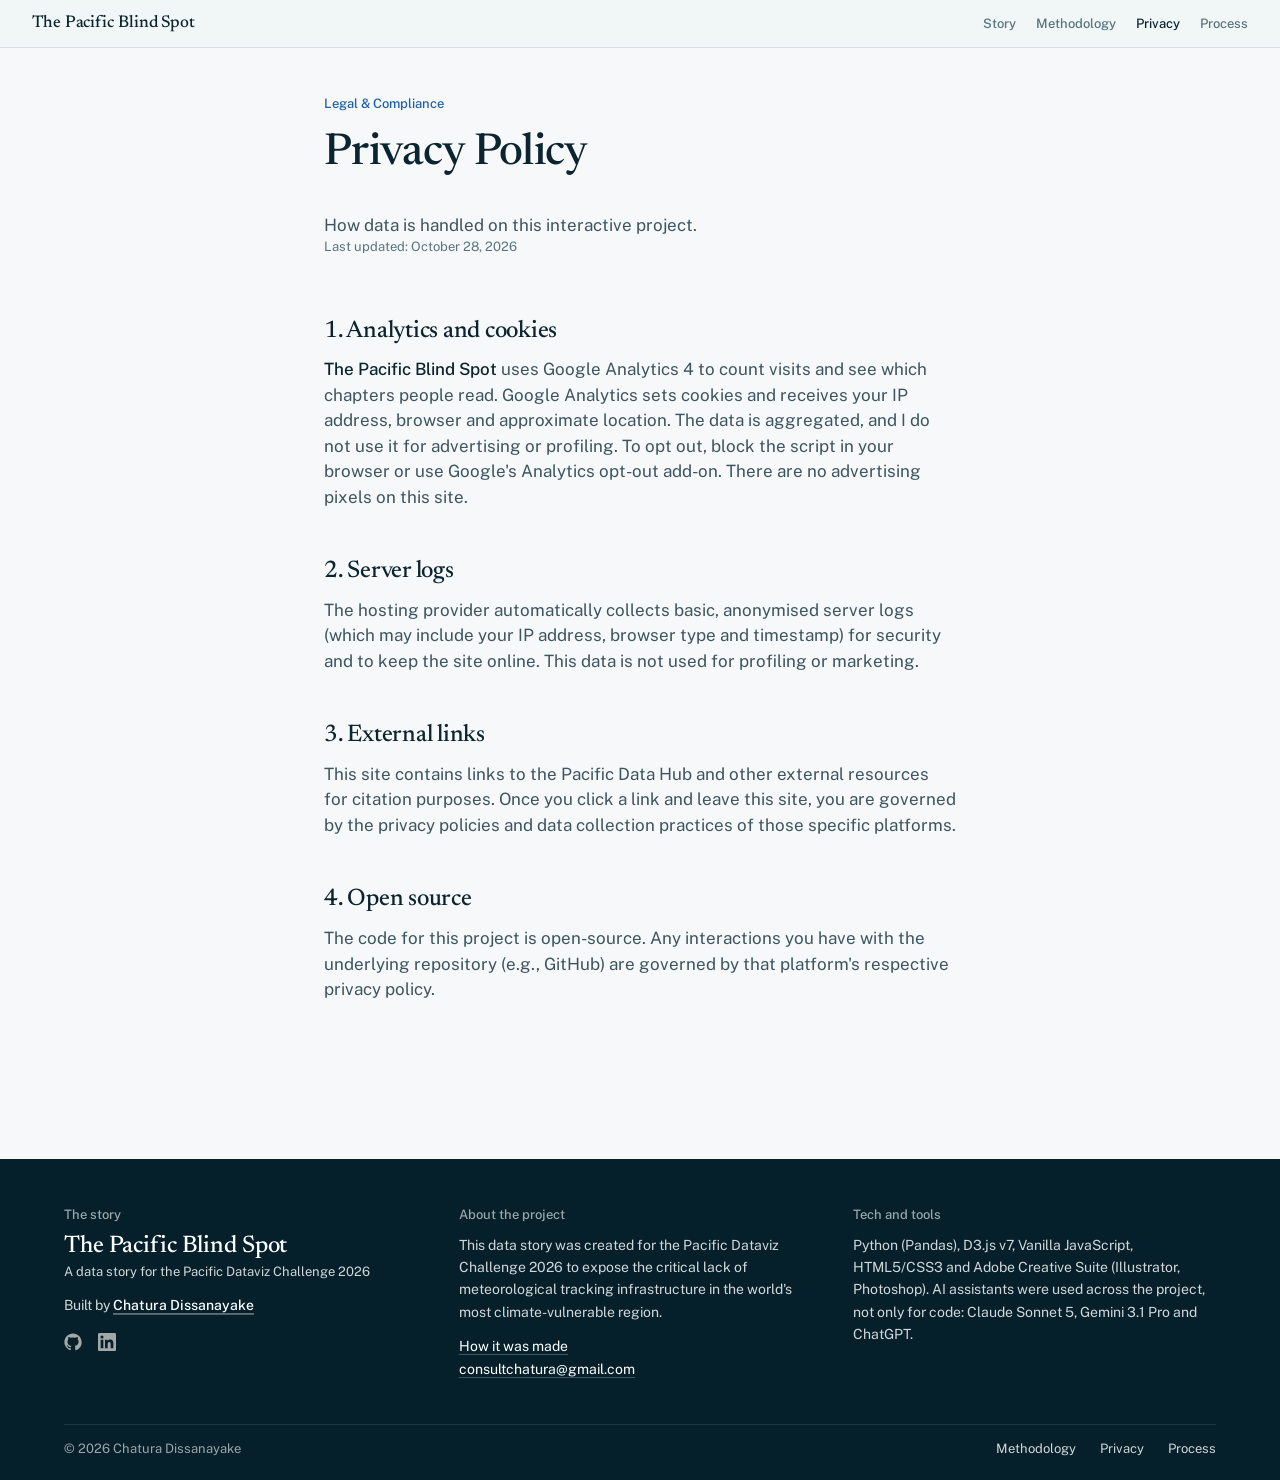
<file: privacy.html>
<!DOCTYPE html>
<html lang="en">
<head>
<meta charset="UTF-8">
<meta name="viewport" content="width=device-width, initial-scale=1.0">
<meta name="description" content="Privacy Policy for The Pacific Blind Spot data visualization project.">
<title>Privacy Policy | The Pacific Blind Spot</title>
<link rel="apple-touch-icon" sizes="180x180" href="assets/favicons/apple-touch-icon.png">
<link rel="icon" type="image/png" sizes="32x32" href="assets/favicons/favicon-32x32.png">
<link rel="icon" type="image/png" sizes="16x16" href="assets/favicons/favicon-16x16.png">
<link rel="manifest" href="assets/favicons/site.webmanifest">
<link rel="mask-icon" href="assets/favicons/safari-pinned-tab.svg" color="#12796f">
<meta name="msapplication-TileColor" content="#06181d">
<meta name="theme-color" content="#06181d">
<link rel="preconnect" href="https://fonts.googleapis.com">
<link rel="preconnect" href="https://fonts.gstatic.com" crossorigin>
<link href="https://fonts.googleapis.com/css2?family=Newsreader:opsz,wght@6..72,500;6..72,600;6..72,700&family=Public+Sans:wght@400;500;600;700&display=swap" rel="stylesheet">
<link rel="stylesheet" href="css/main.css">
<link rel="stylesheet" href="css/layout.css">
<link rel="stylesheet" href="css/components.css">
<script async src="https://www.googletagmanager.com/gtag/js?id=G-HYEY68DYMY"></script>
<script>
  window.dataLayer = window.dataLayer || [];
  function gtag(){dataLayer.push(arguments);}
  gtag('js', new Date());

  gtag('config', 'G-HYEY68DYMY');
</script>
</head>
<body>
<div id="mobile-roadblock">
    <div class="roadblock-content">
        <svg width="48" height="48" viewBox="0 0 24 24" fill="none" stroke="var(--accent-coral)" stroke-width="1.5" stroke-linecap="round" stroke-linejoin="round" style="margin-bottom: 1.5rem;"><rect x="2" y="3" width="20" height="14" rx="2" ry="2"></rect><line x1="8" y1="21" x2="16" y2="21"></line><line x1="12" y1="17" x2="12" y2="21"></line></svg>
        <h2>Desktop Experience Only</h2>
        <p><strong>The Pacific Blind Spot</strong> relies on interactive data visualisations that require a larger screen to explore properly.</p>
        <p>Please return to this story on a desktop or laptop computer.</p>
    </div>
</div>
<a class="skip-link" href="#policy-content">Skip to content</a>

<nav class="editorial-nav" aria-label="Main">
    <a href="index.html" class="nav-brand"><span class="brand-name">The Pacific Blind Spot</span></a>
    <button class="mobile-menu-toggle" aria-label="Toggle menu"><svg width="24" height="24" viewBox="0 0 24 24" fill="none" stroke="currentColor" stroke-width="2" stroke-linecap="round"><line class="hbg-line hbg-top" x1="3" y1="6" x2="21" y2="6"></line><line class="hbg-line hbg-mid" x1="3" y1="12" x2="21" y2="12"></line><line class="hbg-line hbg-bottom" x1="3" y1="18" x2="21" y2="18"></line></svg></button>
    <div class="nav-links">
        <a href="index.html#overview" class="nav-link-secondary">Story</a>
        
        <a href="methodology.html" class="nav-link-secondary">Methodology</a>
        <a href="privacy.html" class="nav-link-secondary" aria-current="page">Privacy</a>
        <a href="https://github.com/chaturadissanayake/theunfairclimateprice" target="_blank" rel="noopener" class="nav-link-secondary">Process</a>
    </div>
</nav>

<main class="immersive-canvas doc-page" id="main-content">

    <header class="report-header" id="policy-content">
        <span class="report-eyebrow">Legal & Compliance</span>
        <h1 class="report-main-title">Privacy Policy</h1>
        <p class="report-standfirst">How data is handled on this interactive project.</p>
        <div class="meta-data-line">
            <span>Last updated: October 28, 2026</span>
        </div>
    </header>

    <section class="article-section">
        <div class="article-copy">
            <h2 class="editorial-subhead">1. Analytics and cookies</h2>
            <p><strong>The Pacific Blind Spot</strong> uses Google Analytics 4 to count visits and see which chapters people read. Google Analytics sets cookies and receives your IP address, browser and approximate location. The data is aggregated, and I do not use it for advertising or profiling. To opt out, block the script in your browser or use Google's Analytics opt-out add-on. There are no advertising pixels on this site.</p>

            <h2 class="editorial-subhead">2. Server logs</h2>
            <p>The hosting provider automatically collects basic, anonymised server logs (which may include your IP address, browser type and timestamp) for security and to keep the site online. This data is not used for profiling or marketing.</p>

            <h2 class="editorial-subhead">3. External links</h2>
            <p>This site contains links to the Pacific Data Hub and other external resources for citation purposes. Once you click a link and leave this site, you are governed by the privacy policies and data collection practices of those specific platforms.</p>

            <h2 class="editorial-subhead">4. Open source</h2>
            <p>The code for this project is open-source. Any interactions you have with the underlying repository (e.g., GitHub) are governed by that platform's respective privacy policy.</p>
        </div>
    </section>

    <footer class="terminal-footer">
        <svg class="footer-contours" viewBox="0 0 1440 420" preserveAspectRatio="none" aria-hidden="true">
            <g class="contour-set" id="footer-contours"></g>
        </svg>
        <div class="footer-main-grid footer-grid--3col">
            <div class="footer-col brand-col">
                <h4 class="footer-heading">The story</h4>
                <span class="footer-logo">The Pacific Blind Spot</span>
                <span class="footer-sublogo">A data story for the Pacific Dataviz Challenge 2026</span>
                <p class="footer-text">Built by <a href="https://chaturadissanayake.com" target="_blank" rel="noopener" class="footer-creator-link">Chatura Dissanayake</a></p>
                <div class="footer-social"><a href="https://github.com/chaturadissanayake" target="_blank" rel="noopener" aria-label="GitHub" class="social-icon">
                    <svg viewBox="0 0 24 24" width="18" height="18" fill="currentColor">
                        <path d="M12 .5C5.73.5.5 5.73.5 12c0 5.08 3.29 9.39 7.86 10.91.57.1.79-.25.79-.55 0-.27-.01-1.16-.02-2.11-3.2.7-3.88-1.36-3.88-1.36-.52-1.34-1.28-1.7-1.28-1.7-1.05-.72.08-.7.08-.7 1.16.08 1.77 1.19 1.77 1.19 1.03 1.77 2.7 1.26 3.36.96.1-.75.4-1.26.73-1.55-2.55-.29-5.24-1.28-5.24-5.68 0-1.26.45-2.28 1.19-3.09-.12-.29-.52-1.46.11-3.04 0 0 .97-.31 3.18 1.18a11.1 11.1 0 0 1 5.79 0c2.2-1.49 3.17-1.18 3.17-1.18.64 1.58.24 2.75.12 3.04.74.81 1.18 1.83 1.18 3.09 0 4.41-2.69 5.38-5.25 5.67.41.36.78 1.06.78 2.14 0 1.54-.01 2.79-.01 3.17 0 .3.21.66.8.55A10.52 10.52 0 0 0 23.5 12C23.5 5.73 18.27.5 12 .5z"/>
                    </svg>
                </a>
                <a href="https://www.linkedin.com/in/chaturadissanayake" target="_blank" rel="noopener" aria-label="LinkedIn" class="social-icon">
                    <svg viewBox="0 0 24 24" width="18" height="18" fill="currentColor">
                        <path d="M20.447 20.452h-3.554v-5.569c0-1.328-.027-3.037-1.852-3.037-1.853 0-2.136 1.445-2.136 2.939v5.667H9.351V9h3.414v1.561h.046c.477-.9 1.637-1.85 3.37-1.85 3.601 0 4.267 2.37 4.267 5.455v6.286zM5.337 7.433a2.062 2.062 0 0 1-2.063-2.065 2.064 2.064 0 1 1 2.063 2.065zM7.119 20.452H3.554V9h3.565v11.452zM22.225 0H1.771C.792 0 0 .774 0 1.729v20.542C0 23.227.792 24 1.771 24h20.451C23.2 24 24 23.227 24 22.271V1.729C24 .774 23.2 0 22.222 0h.003z"/>
                    </svg>
                </a></div>
            </div>
            <div class="footer-col">
                <h4 class="footer-heading">About the project</h4>
                <p class="footer-text">This data story was created for the Pacific Dataviz Challenge 2026 to expose the critical lack of meteorological tracking infrastructure in the world's most climate-vulnerable region.</p>
                <p class="footer-text"><a class="footer-link" href="https://github.com/chaturadissanayake/theunfairclimateprice" target="_blank" rel="noopener">How it was made</a><br><a class="footer-link" href="mailto:consultchatura@gmail.com">consultchatura@gmail.com</a></p>
            </div>
            <div class="footer-col">
                <h4 class="footer-heading">Tech and tools</h4>
                <p class="footer-text">Python (Pandas), D3.js v7, Vanilla JavaScript, HTML5/CSS3 and Adobe Creative Suite (Illustrator, Photoshop). AI assistants were used across the project, not only for code: Claude Sonnet 5, Gemini 3.1 Pro and ChatGPT.</p>
            </div>
        </div>
        <div class="footer-bottom-bar">
            <span>&copy; 2026 Chatura Dissanayake</span>
            <nav class="footer-links" aria-label="Footer"><a href="methodology.html">Methodology</a><a href="privacy.html">Privacy</a><a href="https://github.com/chaturadissanayake/theunfairclimateprice" target="_blank" rel="noopener">Process</a></nav>
        </div>
    </footer>
</main>

<script defer src="js/utils.js"></script>

<script>
document.addEventListener('DOMContentLoaded', () => {
    const menuToggle = document.querySelector('.mobile-menu-toggle');
    const navLinks = document.querySelector('.nav-links');
    if (!menuToggle || !navLinks) return;
    menuToggle.setAttribute('aria-expanded', 'false');
    const closeMenu = ({ restoreFocus = false } = {}) => {
        navLinks.classList.remove('nav-open');
        document.body.style.overflow = '';
        menuToggle.setAttribute('aria-expanded', 'false');
        if (restoreFocus) menuToggle.focus();
    };
    menuToggle.addEventListener('click', () => {
        const isOpen = navLinks.classList.toggle('nav-open');
        document.body.style.overflow = isOpen ? 'hidden' : '';
        menuToggle.setAttribute('aria-expanded', String(isOpen));
        if (isOpen) {
            const firstLink = navLinks.querySelector('a');
            if (firstLink) firstLink.focus();
        }
    });
    navLinks.querySelectorAll('a').forEach((link) => {
        link.addEventListener('click', () => closeMenu());
    });
    document.addEventListener('keydown', (e) => {
        if (e.key === 'Escape' && navLinks.classList.contains('nav-open')) {
            closeMenu({ restoreFocus: true });
        }
    });
});
</script>
</body>
</html>
</file>
<file: css/main.css>
:root {
    --bg-paper: #F6F8F9;
    --bg-paper-soft: #E9EEF0;
    --bg-deep: #06202B;
    --bg-deep-soft: #0C3342;
    --ink: #0A2430;
    --ink-soft: #3C5560;
    --ink-faint: #587480;
    --paper: #FFFFFF;
    --paper-soft: rgba(255, 255, 255, 0.85);

    --accent-danger: #D62839;
    --accent-danger-soft: rgba(214, 40, 57, 0.1);
    --accent-ocean: #1F5FA8;
    --accent-ocean-soft: rgba(31, 95, 168, 0.1);
    --accent-ocean-dark: #164A84;
    --accent-ocean-wash: rgba(31, 95, 168, 0.05);
    --accent-warning: #8CC8EE;
    --accent-success: #8CC8EE;

    --accent-coral: var(--accent-danger);
    --accent-coral-soft: var(--accent-danger-soft);
    --accent-coral-light: #E8727D;
    --accent-coral-dark: #9E1B28;
    --accent-teal: var(--accent-ocean);
    --accent-teal-soft: var(--accent-ocean-soft);
    --accent-teal-dark: var(--accent-ocean-dark);
    --accent-gold: var(--accent-warning);
    --accent-gold-soft: rgba(140, 200, 238, 0.2);

    --line: #D3E0E4;
    --line-on-dark: rgba(255, 255, 255, 0.1);
    --font-display: 'Newsreader', Georgia, 'Times New Roman', serif;
    --font-sans: 'Public Sans', system-ui, sans-serif;
    --font-body: var(--font-sans);
    --font-mono: var(--font-sans);
    --ease-editorial: cubic-bezier(0.16, 1, 0.3, 1);
    --duration-fast: 0.15s;
    --duration-base: 0.25s;
    --duration-slow: 0.4s;
    --hover-lift: -2px;

    --space-0-5: 0.125rem;
    --space-1: 0.25rem;
    --space-1-5: 0.375rem;
    --space-2: 0.5rem;
    --space-2-5: 0.625rem;
    --space-3: 0.75rem;
    --space-3-5: 0.875rem;
    --space-4: 1rem;
    --space-5: 1.25rem;
    --space-6: 1.5rem;
    --space-7: 1.75rem;
    --space-8: 2rem;
    --space-9: 2.25rem;
    --space-10: 2.5rem;
    --space-12: 3rem;
    --space-14: 3.5rem;
    --space-16: 4rem;
    --space-20: 5rem;
    --space-24: 6rem;
    --space-28: 7rem;
    --space-32: 8rem;

    --text-2xs: 0.6875rem;
    --text-xs: 0.75rem;
    --text-sm: 0.8125rem;
    --text-base: 0.9375rem;
    --text-md: 1.0625rem;
    --text-lg: 1.25rem;
    --text-xl: 1.5rem;
    --text-2xl: 1.75rem;

    --text-sm-plus: var(--text-sm);
    --text-base-lg: var(--text-md);
    --text-md-lg: var(--text-md);

    --text-kicker: clamp(0.68rem, 0.62rem + 0.2vw, 0.78rem);
    --text-heading-sm: clamp(1.15rem, 1rem + 0.7vw, 1.4rem);
    --text-heading-md: clamp(1.5rem, 1.1rem + 1.2vw, 2.1rem);
    --text-heading-lg: clamp(1.75rem, 1.5rem + 1vw, 2.25rem);
    --text-heading-xl: clamp(2rem, 1.4rem + 2.2vw, 3.6rem);
    --text-heading-compact: 1.9rem;
    --text-dek: clamp(1.5rem, 1.1rem + 1.8vw, 2.5rem);
    --text-hero: clamp(1.7rem, 1.1rem + 4.5vw, 5.5rem);
    --text-display-md: 2.2rem;
    --text-display-lg: 3rem;
    --text-display-xl: 4.5rem;
    --text-display-giant: clamp(6rem, 3rem + 12vw, 20rem);

    --radius-sm: 4px;
    --radius-md: 8px;
    --shadow-soft: 0 4px 16px rgba(15, 23, 42, 0.06);
    --shadow-lifted: 0 12px 32px rgba(15, 23, 42, 0.12);
}
* {
    margin: 0;
    padding: 0;
    box-sizing: border-box;
}
html {
    scroll-behavior: smooth;
}
body {
    font-family: var(--font-sans);
    color: var(--ink);
    background-color: var(--bg-paper);
    -webkit-font-smoothing: antialiased;
    margin: 0;
    padding: 0;
}

main.immersive-canvas {
    width: 100%;
    overflow: visible;
}
h1, h2, h3 {
    font-family: var(--font-display);
    font-weight: 500;
    line-height: 1.15;
    letter-spacing: -0.01em;
}
p {
    font-variant-numeric: lining-nums;
}
a {
    color: inherit;
    text-decoration: none;
    transition: color 0.2s ease;
}
a:focus-visible,
button:focus-visible,
[tabindex]:focus-visible {
    outline: 2px solid var(--accent-coral);
    outline-offset: 3px;
    border-radius: 2px;
}
button {
    font-family: inherit;
}
.sr-only {
    position: absolute;
    width: 1px;
    height: 1px;
    padding: 0;
    margin: -1px;
    overflow: hidden;
    clip: rect(0, 0, 0, 0);
    white-space: nowrap;
    border: 0;
}
.skip-link {
    position: fixed;
    top: -100px;
    left: 1rem;
    z-index: 3000;
    background: var(--ink);
    color: var(--paper);
    padding: var(--space-3) var(--space-5);
    font-size: var(--text-sm-plus);
    font-weight: 500;
    border-radius: 2px;
    transition: top 0.2s var(--ease-editorial);
}
.skip-link:focus {
    top: 1rem;
    color: var(--paper);
}
[id] {
    scroll-margin-top: 100px;
}
.reveal {
    opacity: 0;
    transform: translateY(12px);
    transition: opacity 0.5s cubic-bezier(0.2, 0, 0, 1), transform 0.5s cubic-bezier(0.2, 0, 0, 1);
    will-change: opacity, transform;
}
.reveal.is-visible {
    opacity: 1;
    transform: translateY(0);
}
.hero-kicker {
    font-family: var(--font-mono);
    font-size: var(--text-kicker);
    font-weight: 500;
    letter-spacing: 0.18em;
    text-transform: uppercase;
    color: var(--accent-gold);
    margin-bottom: var(--space-7);
}
.hero-title {
    font-family: var(--font-display);
    font-size: var(--text-hero);
    font-weight: 500;
    color: var(--paper);
    line-height: 1.1;
    letter-spacing: -0.02em;
}
.hero-dek {
    font-family: var(--font-display);
    font-weight: 400;
    font-size: var(--text-dek);
    line-height: 1.4;
    color: var(--paper);
    max-width: 40rem;
}
@media (prefers-reduced-motion: reduce) {
    html {
        scroll-behavior: auto;
    }
    *,
    *::before,
    *::after {
        animation-duration: 0.001ms !important;
        animation-iteration-count: 1 !important;
        transition-duration: 0.001ms !important;
        scroll-behavior: auto !important;
    }
}
/* v2: fluid root size so laptops (1280-1440) are smaller than large monitors */
html { font-size: clamp(15.5px, 12.4px + 0.28125vw, 18px); }
body { padding-top: 48px; }
h1, h2, h3 { font-weight: 500; letter-spacing: -0.01em; line-height: 1.1; text-wrap: balance; font-optical-sizing: auto; }
.article-copy p { font-family: var(--font-sans); font-size: var(--text-md); line-height: 1.5; text-wrap: pretty; }
.report-standfirst { font-family: var(--font-display); }
/* text blocks no longer fade-and-slide; charts carry the motion */
.reveal { opacity: 1; transform: none; transition: none; will-change: auto; }
.progress-bar { background: var(--accent-warning); }
</file>
<file: css/layout.css>
.progress-container {
    position: fixed;
    top: 0;
    left: 0;
    width: 100%;
    height: 3px;
    background: transparent;
    z-index: 2000;
}
.progress-bar {
    height: 100%;
    background: var(--accent-coral);
    width: 0%;
    transition: width 0.1s ease-out;
}

.mobile-toast {
    display: none;
}

.editorial-nav {
    position: fixed;
    top: 0;
    width: 100%;
    height: 64px;
    display: flex;
    justify-content: space-between;
    align-items: center;
    padding: 0 var(--space-12);
    font-family: var(--font-sans);
    font-size: var(--text-sm);
    font-weight: 500;
    letter-spacing: 0.04em;
    z-index: 1000;
    background: #faf6eceb;
    backdrop-filter: blur(10px);
    border-bottom: 1px solid var(--line);
    box-shadow: 0 1px 0 rgba(15, 23, 42, 0);
    transform: translateY(-100%);
    opacity: 0;
    pointer-events: none;
    transition: transform 0.5s var(--ease-editorial), opacity 0.5s, box-shadow 0.3s ease;
    will-change: transform, opacity;
}
.editorial-nav.is-visible {
    transform: translateY(0);
    opacity: 1;
    pointer-events: auto;

    box-shadow: 0 8px 24px rgba(15, 23, 42, 0.06);
}
.nav-brand {
    font-family: var(--font-mono);
    text-transform: uppercase;
    letter-spacing: 0.06em;
    color: var(--ink);
    display: flex;
    align-items: center;
    gap: var(--space-2-5);
}
.nav-brand span {
    color: var(--accent-coral);
}
.brand-icon {
    width: 18px;
    height: 18px;
    object-fit: contain;
    border-radius: 2px;
}
.nav-links {
    display: flex;
    gap: var(--space-6);
    align-items: center;
    padding-right: 120px;
}
.nav-links a {
    padding: var(--space-1-5) 0;
    position: relative;
    transition: opacity 0.2s, color 0.2s;
}
.nav-links a:hover {
    opacity: 1;
    color: var(--accent-coral);
}
.nav-link-primary {
    font-weight: 600;
    color: var(--ink);
}
.nav-link-secondary {
    font-weight: 400;
    color: var(--ink-soft);
}
.nav-link-primary[aria-current="true"] {
    color: var(--accent-coral);
}
.nav-divider {
    width: 1px;
    height: 14px;
    background-color: var(--line);
    margin: 0 var(--space-2);
}
.global-lang-switch {
    position: fixed;
    top: 0;
    right: 3rem;
    height: 64px;
    z-index: 1001;
    display: flex;
    gap: var(--space-2-5);
    align-items: center;
    font-family: var(--font-sans);
    font-size: var(--text-sm);
    letter-spacing: 0.03em;
}
.lang-btn {
    display: flex;
    align-items: center;
    justify-content: center;
    width: 32px;
    height: 32px;
    border-radius: 50%;
    border: 1px solid #cdd8d4;
    color: var(--ink-soft);
    font-weight: 500;
    transition: all 0.2s ease;
}
.lang-btn.active {
    background-color: var(--ink);
    color: var(--paper);
    border-color: var(--ink);
    font-weight: 500;
}
.lang-btn:hover:not(.active) {
    border-color: var(--ink);
    color: var(--ink);
}
.global-lang-switch.in-nav-mode .lang-btn {
    border-color: #cdd8d4;
    color: var(--ink-soft);
}
.global-lang-switch.in-nav-mode .lang-btn.active {
    background-color: var(--ink);
    color: var(--paper);
    border-color: var(--ink);
}
.global-lang-switch.in-nav-mode .lang-btn:hover:not(.active) {
    border-color: var(--ink);
    color: var(--ink);
}
.scroll-runway {
    position: relative;
    width: 100%;
}
.hero-runway {
    height: 400vh;
    background: var(--bg-deep);
}
.sticky-frame {
    position: sticky;
    top: 0;
    width: 100%;
    height: 100vh;
    display: flex;
    align-items: center;
    justify-content: center;
    overflow: hidden;
}
.hero-radar {
    position: absolute;
    inset: 0;
    width: 100%;
    height: 100%;
    z-index: 1;
}

.hero-image-sequence {
    position: absolute;
    inset: 0;
    width: 100%;
    height: 100%;
    z-index: 0;
}
.hero-image-layer {
    position: absolute;
    inset: 0;
    width: 100%;
    height: 100%;
    border: none;
    border-radius: 0;
    min-height: 0;
    opacity: 0;
    transition: opacity 1.1s var(--ease-editorial);
}
.hero-image-layer img {
    width: 100%;
    height: 100%;
    object-fit: cover;
    opacity: 0.55;
}
.hero-image-layer::before {
    font-size: var(--text-xs);
    color: var(--ink-faint);
    background: repeating-linear-gradient(135deg, var(--bg-deep-soft), var(--bg-deep-soft) 10px, var(--bg-deep) 10px, var(--bg-deep) 20px);
}
.radar-field {
    position: absolute;
    inset: 0;
    width: 100%;
    height: 100%;
}
.radar-readout {
    position: absolute;
    left: 50%;
    bottom: 20vh;
    transform: translateX(-50%);
    display: flex;
    flex-direction: column;
    align-items: center;
    gap: 0;
    font-family: var(--font-sans);
    z-index: 2;
    width: 100%;
    padding-bottom: var(--space-8);
}
.report-header {
    width: 100%;
    max-width: 1200px;
    margin: 0 auto;
    padding: var(--space-28) var(--space-8) var(--space-20) var(--space-8);
    display: flex;
    flex-direction: column;
    align-items: center;
    text-align: center;
}
.central-figure {
    position: relative;
    overflow: hidden;
    width: 100%;
    background: var(--bg-deep);
    color: var(--paper);
    padding: var(--space-24) var(--space-8) var(--space-20) var(--space-8);
    margin-bottom: var(--space-14);
    display: flex;
    flex-direction: column;
    align-items: center;
}
.central-figure > * {
    position: relative;
    z-index: 1;
}
.central-bg-map-layer {
    position: absolute;
    inset: 0;
    width: 100%;
    height: 100%;
    object-fit: cover;
    opacity: 0.06;
    pointer-events: none;
    z-index: 0;
}
.central-figure-head {
    width: 100%;
    max-width: 680px;
    text-align: center;
    margin-bottom: var(--space-12);
}
.central-chart-canvas {
    width: 100%;
    max-width: 960px;
    height: auto;
    padding: 0 var(--space-8);
    margin: 0 auto;
    display: flex;
    align-items: center;
    justify-content: center;
}
.article-section {
    width: 100%;
    display: flex;
    flex-direction: column;
    align-items: center;
    margin-bottom: var(--space-20);
    position: relative;
}
.article-copy {
    width: 100%;
    max-width: 680px;
    margin-bottom: var(--space-12);
    padding: 0 var(--space-8);
}
.article-graphic {
    width: 100%;
    display: flex;
    flex-direction: column;
    align-items: center;
}

.img-placeholder-holder {
    position: relative;
    width: 100%;
    display: flex;
    align-items: center;
    justify-content: center;
    background: var(--bg-paper-soft);
    overflow: hidden;
    min-height: 220px;
}
.img-placeholder-holder img {
    width: 100%;
    height: 100%;
    object-fit: cover;
    display: block;
}
.img-placeholder-holder::before {
    content: attr(data-placeholder-label);
    position: absolute;
    inset: 0;
    display: flex;
    align-items: center;
    justify-content: center;
    padding: var(--space-6);
    text-align: center;
    font-family: var(--font-mono);
    font-size: var(--text-sm);
    letter-spacing: 0.04em;
    color: var(--ink-faint);
    background: repeating-linear-gradient(135deg, var(--bg-paper-soft), var(--bg-paper-soft) 10px, var(--bg-paper) 10px, var(--bg-paper) 20px);
    opacity: 1;
    transition: opacity 0.3s ease;
}

.img-placeholder-holder.img-fallback-loaded::before {
    opacity: 0;
    pointer-events: none;
}

.img-placeholder-holder.img-fallback-active img {
    opacity: 0;
}

.funding-proportional {
    width: 100%;
}
.funding-bar-track {
    display: flex;
    width: 100%;
    height: 64px;
    border-radius: 6px;
    overflow: hidden;
    background: var(--bg-paper-soft);
    margin-bottom: var(--space-7);
}
.funding-bar-segment {
    display: flex;
    align-items: center;
    justify-content: center;
    height: 100%;
    min-width: 28px;
    cursor: pointer;
}
.funding-bar-segment:not(:last-child) {
    border-right: 2px solid var(--paper);
}
.funding-segment-count {
    font-family: var(--font-display);
    font-weight: 500;
    font-size: var(--text-lg);
}
.funding-bar-labels {
    display: flex;
    align-items: flex-start;
    gap: var(--space-6);
    width: 100%;
}
.funding-label-col {
    flex-grow: 1;
    flex-basis: 0;
    min-width: 0;
}
.funding-label-title {
    font-family: var(--font-sans);
    font-size: var(--text-base);
    font-weight: 600;
    letter-spacing: -0.01em;
    color: var(--ink);
    margin-bottom: var(--space-1);
}
.funding-label-sub {
    font-family: var(--font-sans);
    font-size: var(--text-sm);
    color: var(--ink-soft);
    margin-bottom: var(--space-2);
}
.funding-label-countries {
    font-family: var(--font-sans);
    font-size: var(--text-sm);
    color: var(--ink-faint);
    line-height: 1.5;
}
@media (max-width: 560px) {

    .funding-bar-labels {
        flex-direction: column;
        gap: var(--space-5);
    }
    .funding-label-col {
        flex-grow: 0 !important;
        width: 100%;
    }
}

.annotated-callout {
    position: absolute;
    max-width: 200px;
    font-family: var(--font-mono);
    font-size: var(--text-sm);
    line-height: 1.4;
    color: var(--ink);
    background: var(--paper-soft);
    padding: var(--space-2) var(--space-3);
    border-radius: 2px;
    box-shadow: var(--shadow-soft);
    pointer-events: none;
}
.annotated-callout .callout-label {
    display: block;
    font-weight: 600;
    margin-bottom: var(--space-1);
    color: var(--accent-ocean);
}

.chart-canvas {
    width: 100%;
    max-width: 960px;
    height: auto;
    min-height: 260px;
    display: flex;
    align-items: center;
    justify-content: center;
    margin: 0 auto var(--space-10) auto;
    padding: 0 var(--space-8);
}
.chart-canvas.full-bleed-canvas {
    max-width: none;
    width: 100%;
    height: auto;
    min-height: 0;
    position: relative;
    background: var(--bg-paper-soft);
    padding: var(--space-12) 0;
}
.chart-canvas svg {
    width: 100%;
    height: auto;
    max-height: none;
    display: block;
    overflow: visible;
}
.bleed-media {
    width: 100%;
    position: relative;
    margin-top: var(--space-12);
    margin-bottom: var(--space-16);
    display: flex;
    flex-direction: column;
    align-items: center;
}
.feature-media {
    width: 100%;
    height: 68vh;
    min-height: 440px;
    position: relative;
}
.media-gallery {
    width: 100%;
    max-width: 1000px;
    margin: 0 auto var(--space-20) auto;
    padding: 0 var(--space-8);
    display: grid;
    grid-template-columns: repeat(6, 1fr);
    grid-auto-rows: 11vw;
    gap: var(--space-3-5);
}
.media-gallery .media-tile:nth-child(1) { grid-column: span 4; grid-row: span 2; }
.media-gallery .media-tile:nth-child(2) { grid-column: span 2; grid-row: span 1; }
.media-gallery .media-tile:nth-child(3) { grid-column: span 2; grid-row: span 1; }
.media-gallery .media-tile:nth-child(4) { grid-column: span 3; grid-row: span 1; }
.media-gallery .media-tile:nth-child(5) { grid-column: span 3; grid-row: span 1; }
.narrative-bridge {
    position: relative;
    width: 100%;
    background: transparent;
    color: var(--ink);
    padding: var(--space-20) var(--space-8);
    margin: var(--space-12) 0;
    display: flex;
    justify-content: center;
    overflow: hidden;
}
.narrative-bridge::before {
    content: '\201C';
    position: absolute;
    top: 50%;
    left: 50%;
    transform: translate(-50%, -50%);
    font-family: var(--font-display);
    font-size: var(--text-display-giant);
    color: var(--accent-gold);
    opacity: 0.12;
    z-index: 0;
    line-height: 1;
}
.narrative-bridge p {
    position: relative;
    z-index: 1;
    max-width: 800px;
    text-align: center;
    font-family: var(--font-display);
    font-style: italic;
    font-size: var(--text-heading-md);
    line-height: 1.55;
}
.methodology-section {
    width: 100%;
    max-width: 780px;
    margin: 0 auto var(--space-24) auto;
    padding: 0 var(--space-8);
}
.terminal-footer {
    position: relative;
    width: 100%;
    background-color: var(--bg-deep);
    color: var(--paper);
    padding: var(--space-20) var(--space-16) var(--space-8) var(--space-16);
    overflow: hidden;
}
.footer-main-grid {
    position: relative;
    z-index: 1;
    display: grid;
    grid-template-columns: 1.5fr 2fr 2fr 1.5fr;
    gap: var(--space-12);
    max-width: 1400px;
    margin: 0 auto var(--space-16) auto;
}
.footer-bottom-bar {
    position: relative;
    z-index: 1;
    max-width: 1400px;
    margin: 0 auto;
    padding-top: var(--space-8);
    border-top: 1px solid var(--line-on-dark);
    display: flex;
    justify-content: space-between;
    align-items: center;
    font-family: var(--font-sans);
    font-size: var(--text-sm);
    color: var(--ink-faint);
}
.footer-bottom-right {
    display: flex;
    align-items: center;
    gap: var(--space-3-5);
}

.mobile-menu-toggle {
    display: none;
    background: transparent;
    border: none;
    border-radius: var(--radius-sm);
    color: var(--ink);
    cursor: pointer;
    padding: var(--space-2);
    transition: opacity var(--duration-fast) ease;
}
@media (hover: hover) and (pointer: fine) {
    .mobile-menu-toggle:hover {
        opacity: 0.65;
    }
}
.mobile-menu-toggle:active {
    opacity: 0.5;
}

.hbg-line {
    transform-origin: 12px 12px;
    transition: transform 0.3s var(--ease-editorial), opacity 0.2s ease;
}
.mobile-menu-toggle[aria-expanded="true"] .hbg-top {
    transform: translateY(6px) rotate(45deg);
}
.mobile-menu-toggle[aria-expanded="true"] .hbg-mid {
    opacity: 0;
}
.mobile-menu-toggle[aria-expanded="true"] .hbg-bottom {
    transform: translateY(-6px) rotate(-45deg);
}

@media (max-width: 1024px) {

    .mobile-toast {
        display: flex;
        align-items: center;
        justify-content: space-between;
        background: #2a2a2a;
        color: var(--paper);
        padding: var(--space-3) var(--space-6);
        position: fixed;
        top: 64px;
        left: 0;
        width: 100%;
        z-index: 998;
        font-family: var(--font-sans);
        font-size: var(--text-sm);
        font-weight: 500;
        box-shadow: 0 4px 12px rgba(0,0,0,0.15);
        transform: translateY(-100%);
        opacity: 0;
        pointer-events: none;
        transition: transform 0.4s var(--ease-editorial), opacity 0.4s;
    }
    .mobile-toast.is-visible {
        transform: translateY(0);
        opacity: 1;
        pointer-events: auto;
    }
    .mobile-toast button {
        background: none; border: none; color: inherit; font-size: var(--text-xl); cursor: pointer; line-height: 1; padding: 0 var(--space-2);
    }

    .mobile-menu-toggle { display: block; }
    .editorial-nav { padding: var(--space-2) var(--space-6); height: 64px; }
    .nav-links {
        position: fixed;
        top: 64px;
        left: 0;
        width: 100%;
        height: calc(100vh - 64px);
        background: var(--bg-paper);
        flex-direction: column;
        align-items: flex-start;
        padding: var(--space-8) var(--space-12);
        gap: 0;
        transform: translateX(100%);
        transition: transform 0.4s cubic-bezier(0.16, 1, 0.3, 1);
        z-index: 999;
    }
    .nav-links.nav-open { transform: translateX(0); }
    .nav-links a {
        display: block;
        width: 100%;
        font-size: var(--text-lg);
        font-weight: 500;
        color: var(--ink);
        padding: var(--space-5) 0;
        border-bottom: 1px solid var(--line);
    }
    .mobile-chapter-menu {
        display: flex;
        flex-direction: column;
        width: 100%;
        background: transparent;
        border-bottom: 1px solid var(--line);
    }
    .nav-links .sub-nav-link {
        display: block;
        width: 100%;
        font-size: var(--text-md-lg);
        font-weight: 400;
        color: var(--ink-soft);
        padding: var(--space-3) 0 var(--space-3) var(--space-6);
        border-bottom: none;
    }
    .global-lang-switch { right: 4.5rem; top: 16px; height: auto; }

    .flip-card-grid {
        display: flex !important;
        flex-wrap: nowrap;
        overflow-x: auto;
        scroll-snap-type: x mandatory;
        -webkit-overflow-scrolling: touch;
        gap: var(--space-4);
        padding-bottom: var(--space-8);
        margin-left: 0;
        margin-right: 0;
        padding-left: var(--space-6);
        padding-right: var(--space-6);
        scrollbar-width: none;
        width: 100%;
    }
    .flip-card-grid::-webkit-scrollbar { display: none; }
    .flip-card {
        flex: 0 0 82vw;
        scroll-snap-align: center;
        height: 380px !important;
        min-height: auto;
    }

    .chart-canvas {
        display: flex !important;
        overflow-x: auto !important;
        overflow-y: hidden;
        -webkit-overflow-scrolling: touch;
        padding-left: var(--space-6);
        padding-right: var(--space-6);
        padding-bottom: var(--space-6);
        justify-content: flex-start !important;
        margin-bottom: var(--space-10) !important;

        scrollbar-width: thin;
        scrollbar-color: var(--accent-coral) var(--line);
    }
    .chart-canvas::-webkit-scrollbar {
        display: block;
        height: 6px;
        -webkit-appearance: none;
    }
    .chart-canvas::-webkit-scrollbar-track {
        background: var(--line);
        border-radius: 4px;
        margin: 0 var(--space-6);
    }
    .chart-canvas::-webkit-scrollbar-thumb {
        background-color: var(--accent-coral);
        border-radius: 4px;
    }
    .chart-canvas svg {
        min-width: 760px;
        height: auto;
    }
    #compliance-canvas svg {
        min-width: 900px;
    }
    #meteo-canvas svg {
        min-width: 820px;
    }

    .mobile-chart-fallback { display: none !important; }

    .footer-main-grid, .footer-main-grid.footer-grid--3col { display: flex; flex-direction: column; gap: var(--space-10); }
    .footer-col:nth-child(2) .footer-text { font-size: var(--text-sm-plus); }

    .article-section { margin: 0 auto var(--space-20) auto; }
    .article-copy { padding: 0 var(--space-6); }
    .narrative-bridge { padding: var(--space-14) var(--space-6); margin: var(--space-10) 0; }

    .media-gallery {
        grid-template-columns: repeat(2, 1fr);
        grid-auto-rows: 34vw;
        gap: var(--space-2-5);
        padding: 0 var(--space-6);
        margin-bottom: var(--space-14);
    }
    .media-gallery .media-tile:nth-child(1) { grid-column: span 2; grid-row: span 1; }
    .media-gallery .media-tile:nth-child(2) { grid-column: span 1; grid-row: span 1; }
    .media-gallery .media-tile:nth-child(3) { grid-column: span 1; grid-row: span 1; }
    .media-gallery .media-tile:nth-child(4) { grid-column: span 1; grid-row: span 1; }
    .media-gallery .media-tile:nth-child(5) { grid-column: span 1; grid-row: span 1; }
}

.mobile-only { display: none; }

@media (max-width: 560px) {
    .mobile-only { display: block; }

    .editorial-nav { height: 60px; padding: 0 var(--space-4); display: flex; align-items: center; justify-content: space-between; }
    .nav-brand { font-size: var(--text-xs); max-width: 50%; white-space: nowrap; overflow: hidden; text-overflow: ellipsis; z-index: 1002; }
    .nav-brand span { display: none; }

    .global-lang-switch { position: fixed; top: 0; right: 4rem; height: 60px; display: flex; align-items: center; gap: var(--space-1-5); z-index: 1001; margin: 0; }
    .mobile-menu-toggle { position: absolute; right: 0.5rem; top: 50%; transform: translateY(-50%); display: flex; align-items: center; justify-content: center; z-index: 1002; }

    .mobile-toast { top: 60px; }
    .nav-links { top: 60px; height: calc(100vh - 60px); padding: var(--space-8); }

    .hero-kicker { white-space: normal; font-size: var(--text-2xs); letter-spacing: 0.1em; line-height: 1.4; }
    .hero-title { font-size: clamp(1.4rem, 7.2vw, 2.3rem); white-space: nowrap !important; }
    .hero-dek { font-size: var(--text-md-lg); padding: 0 var(--space-4); max-width: 100%; }
    .radar-readout-value { font-size: var(--text-display-md); }

    .report-header { padding: var(--space-20) var(--space-6) var(--space-14) var(--space-6); }
    .source-link, .footer-link { text-decoration: none !important; border-bottom: 1px solid rgba(178, 96, 117, 0.4); padding-bottom: 2px; }
    .on-dark .source-link { border-bottom-color: rgba(126, 178, 168, 0.4); }

    .caption-actions { flex-direction: column; align-items: stretch; width: 100%; gap: var(--space-2-5); }
    .caption-actions .download-btn { width: 100%; justify-content: center; }

    .editorial-instruction { flex-direction: column; align-items: flex-start; text-align: left; gap: var(--space-2-5); padding: 0 var(--space-6); margin-bottom: var(--space-7); }

    .swipe-hint { font-family: var(--font-sans); font-size: var(--text-sm); font-weight: 500; color: var(--ink-soft); text-align: left; margin-bottom: var(--space-3); padding: 0 var(--space-6); opacity: 0.7; }
    .swipe-hint.on-dark { color: var(--paper-soft); }

    .chart-controls-wrapper { padding: 0 !important; width: 100%; background: transparent !important; box-shadow: none !important; border: none !important; }

    .chart-filters {
        display: flex; flex-wrap: nowrap !important; overflow-x: auto !important;
        justify-content: flex-start; width: 100%; margin: 0;
        padding: 0 var(--space-6) var(--space-6) var(--space-6);
        -webkit-overflow-scrolling: touch; scrollbar-width: thin;
        scrollbar-color: var(--accent-coral) var(--line);
        scroll-snap-type: x mandatory;
        background: transparent !important; box-shadow: none !important; border: none !important;
    }
    .chart-filter-btn {
        flex: 0 0 auto;
        white-space: nowrap !important;
        background: transparent !important;
        box-shadow: none !important;
        margin-right: var(--space-2);
        padding: var(--space-2-5) var(--space-4);
        border: 1px solid var(--line);
        border-radius: 4px;
        scroll-snap-align: start;
    }

    .chart-filters::-webkit-scrollbar { display: block; height: 4px; -webkit-appearance: none; }
    .chart-filters::-webkit-scrollbar-track { background: var(--line); border-radius: 4px; margin: 0 var(--space-6); }
    .chart-filters::-webkit-scrollbar-thumb { background-color: var(--accent-coral); border-radius: 4px; }
    .chart-filters::after { content: ''; flex: 0 0 1.5rem; }
    .chart-filter-btn { flex: 0 0 auto; white-space: nowrap !important; background: transparent !important; box-shadow: none !important; margin-right: var(--space-2); padding: var(--space-2-5) var(--space-4); border: 1px solid var(--line); border-radius: 4px; }
    .chart-filter-btn.active { background: var(--ink) !important; color: var(--paper) !important; border-color: var(--ink) !important; }

    .metric-toggles {
        display: flex; flex-wrap: nowrap !important; overflow-x: auto !important;
        justify-content: flex-start; width: calc(100% - 3rem);
        margin: 0 var(--space-6); padding: var(--space-2) 0 var(--space-4) 0;
        -webkit-overflow-scrolling: touch; scrollbar-width: none;
        border: none !important; background: transparent !important; box-shadow: none !important;
    }
    .metric-toggles::after { content: ''; flex: 0 0 1.5rem; }
    .metric-toggles::-webkit-scrollbar { display: none; }

    .metric-toggle-btn { flex: 0 0 auto; white-space: nowrap !important; border: 1px solid var(--line); border-radius: 4px; margin-right: var(--space-2); padding: var(--space-2-5) var(--space-4); background: transparent; }
    .on-dark .metric-toggles { background: transparent !important; }
    .on-dark .metric-toggle-btn { border-color: rgba(255, 255, 255, 0.25); background: transparent !important; }
    .on-dark .metric-toggle-btn.active { background: var(--paper) !important; color: var(--bg-deep) !important; }

    .methodology-section { padding: 0 var(--space-6); box-sizing: border-box; }
    .data-download-actions { flex-direction: column; gap: var(--space-3); display: flex !important; }
    .btn-primary, .btn-secondary { width: 100%; }

    .clean-source-list { padding-right: var(--space-4); }

    .integrated-citation { padding: var(--space-8) 0; border-left: none; border-right: none; margin-top: var(--space-8); background: transparent; border-radius: 0; }
    .citation-header-row { flex-direction: column; align-items: flex-start; gap: var(--space-4); margin-bottom: var(--space-6); }
    .cite-title { margin-bottom: 0; font-size: var(--text-sm); }
    .citation-tabs { width: 100%; display: flex; border-bottom: 1px solid var(--line); background: transparent; border-radius: 0; gap: var(--space-4); }
    .citation-tab { padding: 0 0 var(--space-2) 0; font-size: var(--text-xs); text-align: left; border-right: none; }
    .citation-content { flex-direction: column; align-items: stretch; gap: var(--space-4); width: 100%; min-width: 0; }
    #cite-text { padding: var(--space-5); font-size: var(--text-sm); border-radius: 4px; }
    .copy-cite-btn { width: 100%; margin-top: var(--space-2); }

    .media-gallery { grid-template-columns: 1fr; grid-auto-rows: 56vw; padding: 0 var(--space-5); }
    .media-gallery .media-tile:nth-child(1), .media-gallery .media-tile:nth-child(2), .media-gallery .media-tile:nth-child(3), .media-gallery .media-tile:nth-child(4), .media-gallery .media-tile:nth-child(5) { grid-column: span 1; grid-row: span 1; }
    .central-figure { padding: var(--space-16) 0 var(--space-20) 0; }
    .central-figure-head { padding: 0 var(--space-6); }
    .caption-wrapper { padding: 0 var(--space-6); }
    .flip-card { flex: 0 0 88vw; height: 360px !important; min-height: 360px; }
    .flip-card-front, .flip-card-back { padding: var(--space-9) var(--space-6); }

    .flip-card-front { justify-content: flex-start; gap: 0; }
    .flip-card-front .quiz-options { margin-top: 0; }
    .flip-card-back { justify-content: flex-start; gap: var(--space-5); }
    .narrative-bridge { padding: var(--space-6); margin: var(--space-2) 0; display: flex; align-items: center; justify-content: center; }
    .narrative-bridge p { font-size: var(--text-md-lg); line-height: 1.4; margin: 0; text-align: center; }

    .download-btn { padding: var(--space-3) var(--space-3-5); }
    .chart-filter-btn { padding: var(--space-2-5) var(--space-4); }

    .terminal-footer { padding: var(--space-10) var(--space-6); }
    .footer-main-grid, .footer-main-grid.footer-grid--3col { gap: var(--space-8) !important; margin-bottom: var(--space-8); display: flex; flex-direction: column; }
    .footer-bottom-bar { flex-direction: column; gap: var(--space-4); align-items: flex-start; text-align: left; padding-top: var(--space-6); }
    .social-icon { display: flex !important; margin: 0; padding: 0; }
    .footer-bottom-left span, .footer-bottom-right span { display: block; margin-bottom: var(--space-1); }
    .footer-bottom-right { width: 100%; justify-content: flex-start; flex-wrap: wrap; gap: var(--space-3); flex-direction: row; align-items: center; }
}

#mobile-roadblock {
    display: none;
    position: fixed;
    inset: 0;
    width: 100vw;
    height: 100vh;
    z-index: 99999;
    background-color: var(--bg-deep);
    color: var(--paper);
    align-items: center;
    justify-content: center;
    text-align: center;
    padding: var(--space-8);
}
#mobile-roadblock .roadblock-content {
    max-width: 420px;
    display: flex;
    flex-direction: column;
    align-items: center;
}
#mobile-roadblock h2 {
    font-family: var(--font-display);
    font-size: var(--text-heading-md);
    color: var(--paper);
    margin-bottom: var(--space-4);
}
#mobile-roadblock p {
    font-family: var(--font-sans);
    font-size: var(--text-md);
    line-height: 1.6;
    color: var(--paper-soft);
    margin-bottom: var(--space-4);
}
#mobile-roadblock p strong {
    color: var(--accent-coral);
    font-weight: 500;
}

@media (max-width: 768px) {
    #mobile-roadblock {
        display: flex !important;
    }
    body {
        overflow: hidden !important;
        background-color: var(--bg-deep) !important;
    }
    body > *:not(#mobile-roadblock) {
        display: none !important;
    }
}
/* v2 navigation: light, always visible, original icon */
.editorial-nav { transform: none; opacity: 1; pointer-events: auto; height: 48px; padding: 0 var(--space-8); background: rgba(241, 246, 247, 0.95); color: var(--ink); border-bottom: 1px solid var(--line); box-shadow: none; letter-spacing: 0; }
.nav-brand { text-transform: none; letter-spacing: -0.01em; font-family: var(--font-display); font-size: var(--text-md); font-weight: 600; color: var(--ink); gap: var(--space-2-5); white-space: nowrap; }
.nav-links { padding-right: 0; gap: var(--space-6); }
.nav-links a { color: var(--ink-soft); font-weight: 500; }
.nav-links a:hover, .nav-links a[aria-current] { color: var(--ink); opacity: 1; }
.nav-brand span { color: inherit; }
/* current page: colour only, no line, no dot */
.nav-links a { color: #587480; }
.nav-links a:hover, .nav-links a[aria-current] { color: var(--ink); }
.global-lang-switch { position: static; height: auto; gap: var(--space-1); margin-left: var(--space-2); }
.nav-links .global-lang-switch .lang-btn { width: auto; height: auto; display: inline-block; border: 0; border-radius: 2px; padding: var(--space-1) var(--space-2); color: var(--ink-soft); font-weight: 500; box-shadow: none; }
.nav-links .global-lang-switch .lang-btn.active { background: var(--ink); color: var(--paper); }
.nav-links .global-lang-switch .lang-btn:hover:not(.active) { color: var(--ink); }
.mobile-toast { top: 48px; }
@media (max-width: 1024px) {
    .nav-links { top: 48px; height: calc(100vh - 48px); background: var(--bg-paper); }
    .nav-links a { color: var(--ink); }
}
/* balanced footer */
.footer-main-grid.footer-grid--3col { grid-template-columns: repeat(3, minmax(0, 1fr)); gap: var(--space-12); align-items: start; }
.footer-col .footer-heading { margin-bottom: var(--space-4); }
.brand-col { gap: var(--space-2); margin-top: 0; }
.footer-social { display: flex; gap: var(--space-4); margin-top: var(--space-2); }
.footer-bottom-bar { justify-content: space-between; flex-wrap: wrap; gap: var(--space-6); }
.footer-links { display: flex; gap: var(--space-6); }
.footer-links a { color: var(--paper-soft); }
.footer-links a:hover { color: #fff; }

/* laptop screens: let the story start higher and keep charts inside one screen */
@media (max-height: 820px) {
    .report-header { padding-top: var(--space-16); margin-top: 0; margin-bottom: var(--space-10); }
}
.chart-canvas svg { max-height: max(380px, calc(100vh - 200px)); }
</file>
<file: css/components.css>
.contour-set path {
    fill: none;
    stroke: var(--accent-teal);
    stroke-width: 1;
    opacity: 0.22;
}
.contour-set path:nth-child(1) { animation: driftLeft 46s linear infinite; }
.contour-set path:nth-child(2) { animation: driftRight 54s linear infinite; opacity: 0.16; }
.contour-set path:nth-child(3) { animation: driftLeft 62s linear infinite; opacity: 0.26; stroke: var(--accent-warning); }
.contour-set path:nth-child(4) { animation: driftRight 50s linear infinite; opacity: 0.14; }
.contour-set path:nth-child(5) { animation: driftLeft 58s linear infinite; opacity: 0.2; }
@keyframes driftLeft {
    from { transform: translateX(0); }
    to { transform: translateX(-260px); }
}
@keyframes driftRight {
    from { transform: translateX(-260px); }
    to { transform: translateX(0); }
}
.footer-contours {
    position: absolute;
    inset: 0;
    width: 100%;
    height: 100%;
    z-index: 0;
    opacity: 0.5;
}
.radar-grid line, .radar-grid circle {
    fill: none;
    stroke: var(--accent-teal);
    stroke-width: 1;
    opacity: 0.15;
}
.radar-nodes circle {
    fill: var(--accent-gold);
    transition: opacity 0.3s ease, transform 0.3s ease;
}
.radar-nodes circle.active {
    opacity: 1;
    transform: scale(1.5);
}
.radar-nodes circle.inactive {
    opacity: 0.2;
    transform: scale(1);
}
.radar-readout-label {
    font-family: var(--font-mono);
    font-size: var(--text-xs);
    letter-spacing: 0.15em;
    text-transform: uppercase;
    color: rgba(255, 255, 255, 0.6);
}
.radar-readout-value {
    font-family: var(--font-display);
    font-size: var(--text-display-lg);
    font-weight: 400;
    color: var(--paper);
    font-variant-numeric: tabular-nums;
    line-height: 1;
    margin-top: var(--space-1);
}
.radar-readout-footnote {
    font-family: var(--font-sans);
    font-size: var(--text-sm);
    letter-spacing: 0.02em;
    color: rgba(255, 255, 255, 0.75);
    max-width: 28rem;
    text-align: center;
    margin-top: var(--space-3);
    line-height: 1.5;
}
@media (max-width: 560px) {
    .radar-readout-footnote { display: none; }
}
.hero-sequence {
    position: absolute;
    inset: 0;
    margin: 0 auto;
    z-index: 2;
    display: flex;
    flex-direction: column;
    align-items: center;
    justify-content: center;
    text-align: center;
    width: 100%;
    max-width: 900px;
    padding: 0 var(--space-8);
    color: var(--paper);
    will-change: transform, opacity;
}
.hidden-sequence {
    opacity: 0;
}
.scroll-indicator {
    position: absolute;
    bottom: -15vh;
    display: flex;
    flex-direction: column;
    align-items: center;
    gap: var(--space-4);
    font-family: var(--font-mono);
    font-size: var(--text-xs);
    letter-spacing: 0.15em;
    text-transform: uppercase;
    color: rgba(244, 241, 232, 0.65);
}
@keyframes scrollLine {
    0% { transform: scaleY(0); transform-origin: top; }
    50% { transform: scaleY(1); transform-origin: top; }
    50.1% { transform: scaleY(1); transform-origin: bottom; }
    100% { transform: scaleY(0); transform-origin: bottom; }
}
.scroll-indicator .line {
    width: 1px;
    height: 50px;
    background: linear-gradient(var(--accent-gold), transparent);
    animation: scrollLine 2s cubic-bezier(0.645, 0.045, 0.355, 1) infinite;
}
.report-eyebrow {
    font-family: var(--font-mono);
    font-size: var(--text-sm);
    font-weight: 500;
    letter-spacing: 0.16em;
    text-transform: uppercase;
    color: var(--accent-coral);
    margin-bottom: var(--space-5);
}
.report-main-title {
    font-size: var(--text-heading-xl);
    color: var(--ink);
    margin-bottom: var(--space-5);
}
@media (max-width: 560px) {
    .report-main-title {
        font-size: var(--text-heading-compact);
        white-space: nowrap;
    }
}
.report-standfirst {
    font-family: var(--font-display);
    font-size: var(--text-heading-sm);
    font-weight: 400;
    color: var(--ink-soft);
    line-height: 1.6;
    max-width: 42rem;
}
.regional-locator-map {
    width: 100%;
    margin-top: var(--space-8);
}
.hero-divider {
    width: 48px;
    height: 1px;
    background-color: var(--line);
    border: none;
    margin: var(--space-8) 0 var(--space-6) 0;
}
.meta-data-line {
    display: flex;
    flex-direction: column;
    align-items: center;
    justify-content: center;
    gap: var(--space-1-5);
    font-family: var(--font-sans);
    font-size: var(--text-base);
    color: var(--ink-soft);
    text-transform: none;
    margin-top: 0;
    width: 100%;
    max-width: 680px;
}
.meta-data-line a {
    font-weight: 600;
    color: var(--ink);
}
.meta-data-line a:hover {
    color: var(--accent-coral);
}
.meta-date {
    font-size: var(--text-sm-plus);
    color: var(--ink-faint);
}
.meta-divider {
    display: none;
}
.central-figure-head .editorial-kicker { color: var(--accent-gold); }
.central-figure-head .editorial-subhead { color: var(--paper); }
.central-figure-head p {
    font-size: var(--text-md);
    line-height: 1.7;
    color: rgba(244, 241, 232, 0.75);
}
.editorial-kicker {
    font-family: var(--font-mono);
    font-size: var(--text-sm);
    font-weight: 500;
    letter-spacing: 0.1em;
    color: var(--accent-coral);
    text-transform: uppercase;
    display: block;
    margin-bottom: var(--space-4);
}
.editorial-subhead {
    font-family: var(--font-sans);
    font-size: var(--text-heading-lg);
    font-weight: 600;
    letter-spacing: -0.01em;
    color: var(--ink);
    margin-bottom: var(--space-8);
    line-height: 1.2;
}
.article-copy p {
    font-size: var(--text-md);
    line-height: 1.7;
    color: var(--ink-soft);
    margin-bottom: var(--space-6);
}
.article-copy p strong {
    color: var(--ink);
    font-weight: 500;
}

.flip-card-grid {
    width: 100%;
    max-width: 1200px;
    margin: 0 auto var(--space-20) auto;
    padding: 0 var(--space-8);
    display: grid;
    grid-template-columns: repeat(2, 1fr);
    gap: var(--space-6);
}
@media (min-width: 1300px) {
    .flip-card-grid {
        grid-template-columns: repeat(4, 1fr);
    }
}
.flip-card-grid .flip-card:nth-child(1).reveal { transition-delay: 0s; }
.flip-card-grid .flip-card:nth-child(2).reveal { transition-delay: 0.08s; }
.flip-card-grid .flip-card:nth-child(3).reveal { transition-delay: 0.16s; }
.flip-card-grid .flip-card:nth-child(4).reveal { transition-delay: 0.24s; }
.flip-card-grid .flip-card:nth-child(5).reveal { transition-delay: 0.32s; }
.flip-card-grid .flip-card:nth-child(6).reveal { transition-delay: 0.4s; }
.flip-card-grid .flip-card:nth-child(7).reveal { transition-delay: 0.48s; }
.flip-card-grid .flip-card:nth-child(8).reveal { transition-delay: 0.56s; }

.flip-card {
    background-color: transparent;
    height: 360px;
    perspective: 1000px;
    cursor: pointer;
    touch-action: manipulation;
    transition: transform var(--duration-slow) var(--ease-editorial);
    transform-style: preserve-3d;
}
@media (hover: hover) and (pointer: fine) {
    .flip-card:hover {
        transform: translateY(var(--hover-lift));
    }
}
@keyframes cardShake {
    0%, 100% { transform: translateX(0); }
    20%, 60% { transform: translateX(-6px); }
    40%, 80% { transform: translateX(6px); }
}
.flip-card.shake {
    animation: cardShake 0.4s cubic-bezier(.36,.07,.19,.97) both;
}
.flip-card:focus-visible .flip-card-inner {
    outline: 2px solid var(--accent-coral);
    border-radius: 6px;
}
.flip-card-inner {
    position: relative;
    width: 100%;
    height: 100%;
    text-align: center;
    transition: transform 0.8s cubic-bezier(0.16, 1, 0.3, 1);
    transform-style: preserve-3d;
    -webkit-transform-style: preserve-3d;
}
.flip-card.flipped .flip-card-inner {
    transform: rotateY(180deg);
}
.flip-card-front, .flip-card-back {
    position: absolute;
    inset: 0;
    width: 100%;
    height: 100%;
    -webkit-backface-visibility: hidden;
    backface-visibility: hidden;
    display: flex;
    flex-direction: column;
    align-items: center;
    padding: var(--space-7) var(--space-5);
    box-shadow: var(--shadow-soft);
    transition: box-shadow 0.3s ease;
}
@media (hover: hover) and (pointer: fine) {
    .flip-card:hover .flip-card-front,
    .flip-card:hover .flip-card-back {
        box-shadow: var(--shadow-lifted);
    }
}
.flip-card-front {
    background-color: var(--bg-paper-soft);
    color: var(--ink);
    overflow: hidden;
    justify-content: flex-start;
    padding-top: var(--space-9);
}
.flip-card-front > *:not(.card-map-thumb) {
    position: relative;
    z-index: 1;
    transform: translateZ(1px);
}
.flip-card-front .card-title {
    font-family: var(--font-display);
    font-size: var(--text-heading-lg);
    line-height: 1.1;
    margin-bottom: var(--space-2-5);
}

.card-map-thumb {
    position: absolute;
    inset: 0;
    width: 100%;
    height: 100%;
    margin: 0;
    z-index: 0;
    background: transparent;
    pointer-events: none;
}
.card-map-thumb img {
    width: 100%;
    height: 100%;
    object-fit: cover;
    opacity: 0.15;
    mix-blend-mode: multiply;
}
.flip-card-back {
    background-color: var(--ink);
    color: var(--paper);
    transform: rotateY(180deg);
    overflow: hidden;
    justify-content: flex-start;
    padding: var(--space-10) var(--space-7);
    gap: var(--space-5);

    box-shadow: var(--shadow-soft), inset 0 0 0 1px rgba(255, 255, 255, 0.14);
}
.flip-card-back p {
    font-size: var(--text-base);
    line-height: 1.6;
    color: var(--paper-soft);
    text-align: center;
    margin: 0;
    padding: 0;
    font-weight: 400;
}

.quiz-options {
    position: relative;
    z-index: 100;
    transform: translateZ(10px);
    display: flex;
    gap: var(--space-2-5);
    justify-content: center;
    width: 100%;
    margin-top: auto;
    flex-shrink: 0;
    pointer-events: auto;
}
.quiz-btn {
    position: relative;
    z-index: 100;
    transform: translateZ(10px);
    background: transparent;
    border: 1px solid var(--ink);
    color: var(--ink);
    padding: var(--space-2) var(--space-3);
    min-height: 36px;
    font-family: var(--font-mono);
    font-size: var(--text-sm-plus);
    font-weight: 500;
    cursor: pointer;
    touch-action: manipulation;
    transition: background-color var(--duration-fast) ease, color var(--duration-fast) ease, transform var(--duration-fast) ease;
    flex: 1;
    pointer-events: auto;
}
@media (hover: hover) and (pointer: fine) {
    .quiz-btn:hover {
        background: var(--ink);
        color: var(--paper);
        border-color: var(--ink);
    }
}
.quiz-btn:active {
    transform: scale(0.97);
    background: var(--ink);
    color: var(--paper);
}
@keyframes feedbackPop {
    0% { opacity: 0; transform: scale(0.85) translateY(4px); }
    100% { opacity: 1; transform: scale(1) translateY(0); }
}

.quiz-feedback {
    font-family: var(--font-mono);
    font-size: var(--text-xs);
    font-weight: 500;
    text-transform: uppercase;
    letter-spacing: 0.1em;
    margin-bottom: 0;
    padding: var(--space-1-5) var(--space-3-5);
    height: auto;
    border: 1px solid currentColor;
    background: transparent;
    box-shadow: none;
    display: inline-flex;
    align-items: center;
    justify-content: center;
    opacity: 0;
}

.flip-card.result-correct .quiz-feedback,
.flip-card.result-wrong .quiz-feedback,
.flip-card.result-skipped .quiz-feedback {
    animation: feedbackPop 0.3s var(--ease-editorial) forwards;
    animation-delay: 0.15s;
}

.flip-card.result-correct .quiz-feedback::before { content: '✓'; margin-right: var(--space-1-5); font-size: var(--text-sm); }
.flip-card.result-wrong .quiz-feedback::before { content: '✕'; margin-right: var(--space-1-5); font-size: var(--text-sm); }

.flip-card.result-correct .flip-card-back {
    background-color: var(--accent-success);
}
.flip-card.result-wrong .flip-card-back {
    background-color: var(--accent-danger);
}
.flip-card.result-skipped .flip-card-back {
    background-color: var(--bg-deep-soft);
}

.flip-card.result-correct .flip-card-back .score-value,
.flip-card.result-correct .flip-card-back .answer,
.flip-card.result-correct .flip-card-back p {
    color: var(--bg-deep);
}
.flip-card.result-correct .flip-card-back .score-label {
    color: rgba(15, 23, 42, 0.7);
}
.flip-card.result-correct .quiz-feedback {
    color: var(--bg-deep);
}

.flip-card.result-wrong .flip-card-back p {
    color: var(--paper);
    font-weight: 400 !important;
}
.flip-card.result-wrong .flip-card-back .score-label {
    color: rgba(255,255,255,0.7);
}
.flip-card.result-wrong .quiz-feedback {
    color: var(--paper);
}

.flip-card.result-skipped .quiz-feedback {
    color: rgba(255, 255, 255, 0.6);
}
.flip-card.result-skipped .flip-card-back .score-value,
.flip-card.result-skipped .flip-card-back .answer,
.flip-card.result-skipped .flip-card-back p {
    color: var(--paper);
}
.flip-card.result-skipped .flip-card-back .score-label {
    color: rgba(255, 255, 255, 0.6);
}

.methodology-section .editorial-kicker { margin-bottom: var(--space-4); }
.methodology-section .editorial-subhead { margin-bottom: var(--space-6); }
.methodology-section p {
    font-size: var(--text-base-lg);
    line-height: 1.75;
    color: var(--ink-soft);
    margin-bottom: var(--space-5);
}
.methodology-section p strong {
    color: var(--ink);
    font-weight: 500;
}
.footer-col {
    display: flex;
    flex-direction: column;
    justify-content: flex-start;
}
.brand-col {
    gap: var(--space-1);
    margin-top: calc(-1 * var(--space-1-5));
}
.footer-logo {
    font-family: var(--font-display);
    font-size: var(--text-2xl);
    font-weight: 600;
    color: var(--paper);
    letter-spacing: -0.02em;
    line-height: 1;
}
.footer-logo span { color: var(--accent-coral); }
.footer-sublogo {
    font-family: var(--font-sans);
    font-size: var(--text-base);
    color: var(--paper-soft);
}
.footer-heading {
    font-family: var(--font-mono);
    font-size: var(--text-sm);
    font-weight: 500;
    letter-spacing: 0.1em;
    text-transform: uppercase;
    color: rgba(244, 241, 232, 0.45);
    margin-bottom: var(--space-6);
}
.footer-text {
    font-size: var(--text-base);
    line-height: 1.6;
    color: var(--paper-soft);
    margin-bottom: var(--space-4);
}
.footer-link {
    color: var(--paper);
    text-decoration: underline;
    text-decoration-color: var(--ink-soft);
    text-underline-offset: 3px;
}
.footer-link:hover {
    color: var(--accent-gold);
    text-decoration-color: var(--accent-gold);
}
.footer-list li {
    display: flex;
    flex-direction: column;
    gap: var(--space-1);
}
.footer-list strong {
    font-size: var(--text-sm-plus);
    color: var(--accent-teal-soft);
    font-weight: 500;
}
.footer-list span {
    font-size: var(--text-sm);
    color: rgba(244, 241, 232, 0.5);
}
.social-icon {
    color: rgba(244, 241, 232, 0.65);
    display: flex;
    align-items: center;
    transition: color 0.2s;
}
.social-icon:hover {
    color: var(--accent-gold);
}
.data-tooltip {
    position: absolute;
    background: var(--bg-paper);
    padding: var(--space-3-5) var(--space-5);
    font-family: var(--font-sans);
    font-size: var(--text-sm);
    line-height: 1.6;
    color: var(--ink);
    pointer-events: none;
    opacity: 0;
    z-index: 10000;
    max-width: 260px;
    transition: opacity 0.15s ease;
    border: 1px solid var(--line);
    border-radius: 4px;
    box-shadow: 0 8px 24px rgba(15, 23, 42, 0.08);
}

.source-link {
    color: var(--ink-soft);
    font-weight: 500;
    text-decoration: underline;
    text-decoration-color: var(--ink-faint);
    text-underline-offset: 3px;
    text-decoration-thickness: 1px;
    transition: all 0.2s ease;
    border-radius: 0;
    padding: 0;
    margin: 0;
}
.source-link:hover, .source-link:focus-visible {
    color: var(--accent-ocean);
    text-decoration-color: var(--accent-ocean);
    text-decoration-thickness: 2px;
    background-color: rgba(10, 108, 144, 0.08);
}
.on-dark .source-link {
    color: var(--paper-soft);
    text-decoration-color: rgba(255, 255, 255, 0.3);
}
.on-dark .source-link:hover, .central-figure .source-link:hover {
    color: var(--paper);
    text-decoration-color: var(--paper);
    text-decoration-thickness: 2px;
}
.central-figure .source-link {
    color: var(--paper);
    text-decoration-color: rgba(255, 255, 255, 0.5);
}

.on-dark .metric-toggles {
    background: rgba(255, 255, 255, 0.05);
    border-color: rgba(255, 255, 255, 0.15);
}
.on-dark .metric-toggle-btn {
    color: rgba(255, 255, 255, 0.85);
    border-color: rgba(255, 255, 255, 0.25);
    background: rgba(255, 255, 255, 0.05);
}
.on-dark .metric-toggle-btn:hover {
    background: rgba(255, 255, 255, 0.15);
    color: var(--paper);
    border-color: rgba(255, 255, 255, 0.4);
}
.on-dark .metric-toggle-btn.active {
    background: var(--paper);
    color: var(--bg-deep);
}
.data-tooltip strong {
    font-family: var(--font-sans);
    color: var(--ink);
    font-weight: 500;
    display: block;
    margin-bottom: var(--space-1);
    font-size: var(--text-sm);
}
svg text {
    font-family: var(--font-sans);
}
.chart-legend .legend-row text {
    font-family: var(--font-sans);
    font-weight: 500;
}
.chart-filters {
    display: flex;
    flex-wrap: wrap;
    gap: var(--space-2-5) var(--space-5);
    justify-content: center;
    margin-bottom: var(--space-10);
    width: 100%;
    max-width: 900px;
}
.chart-filter-btn {
    background: transparent;
    border: none;
    border-bottom: 2px solid transparent;
    color: var(--ink-soft);
    padding: var(--space-1-5) var(--space-2);
    border-radius: 0;
    font-family: var(--font-sans);
    font-size: var(--text-sm);
    text-transform: uppercase;
    letter-spacing: 0.05em;
    font-weight: 500;
    cursor: pointer;
    transition: all 0.2s ease;
    box-shadow: none;
    white-space: nowrap;
}
.chart-filter-btn:hover {
    color: var(--ink);
}
.chart-filter-btn.active {
    background: transparent;
    color: var(--ink);
    border-bottom-color: var(--exposure-color, var(--accent-coral));
    box-shadow: none;
}

.funding-filter-btn {
    background: transparent;
    border: none;
    border-bottom: 2px solid transparent;
    color: var(--ink-soft);
    padding: var(--space-1-5) var(--space-2);
    border-radius: 0;
    font-family: var(--font-sans);
    font-size: var(--text-sm);
    text-transform: uppercase;
    letter-spacing: 0.05em;
    font-weight: 500;
    cursor: pointer;
    transition: all 0.2s ease;
    white-space: nowrap;
}
.funding-filter-btn:hover {
    color: var(--ink);
}
.funding-filter-btn.active {
    color: var(--ink);
    border-bottom-color: var(--accent-ocean);
}
.meteo-cell {
    cursor: pointer;
}
.meteo-cell:hover {
    stroke: var(--ink);
    stroke-width: 1px;
}
.d3-grid line {
    stroke: var(--line);
    stroke-dasharray: none !important;
    opacity: 0.7;
    shape-rendering: crispEdges;
}
.d3-grid .domain, .d3-axis path, .d3-axis line, .d3-axis .domain {
    display: none !important;
    stroke-width: 0 !important;
}
.d3-axis text {
    fill: var(--ink-soft);
}

.on-dark .d3-axis text {
    fill: rgba(255, 255, 255, 0.65);
}
.on-dark .d3-grid line {
    stroke: rgba(255, 255, 255, 0.1);
}

.sdg-container {
    display: flex;
    flex-direction: column;
    align-items: center;
    gap: var(--space-4);
    margin-top: var(--space-12);
}
.sdg-label {
    font-family: var(--font-mono);
    font-size: var(--text-2xs);
    letter-spacing: 0.15em;
    text-transform: uppercase;
    color: var(--ink-faint);
}
.sdg-icons {
    display: flex;
    gap: var(--space-5);
}
.sdg-badge {
    opacity: 1;
    transform: none;
}
.editorial-instruction {
    display: flex;
    align-items: center;
    justify-content: center;
    gap: var(--space-5);
    width: 100%;
    max-width: 960px;
    margin: 0 auto var(--space-6) auto;
    padding: 0 var(--space-8);
    border: none;
    color: var(--ink);
}
.instruction-badge {
    font-family: var(--font-mono);
    font-size: var(--text-2xs);
    font-weight: 500;
    letter-spacing: 0.15em;
    text-transform: uppercase;
    color: var(--accent-coral);
    background-color: transparent;
    border: 1px solid var(--accent-coral);
    padding: var(--space-1) var(--space-2-5);
    pointer-events: none;
}
.instruction-text {
    font-family: var(--font-sans);
    font-size: var(--text-base);
    font-weight: 500;
}
.on-dark .instruction-text {
    color: var(--paper);
}
.on-dark .instruction-badge {
    background-color: transparent;
    color: var(--accent-gold);
    border-color: var(--accent-gold);
}

.caption-wrapper {
    display: flex;
    flex-wrap: wrap;
    justify-content: space-between;
    align-items: center;
    gap: var(--space-6);
    width: 100%;
    max-width: 960px;
    margin: var(--space-6) auto 0 auto;
    padding: var(--space-3) var(--space-8) 0 var(--space-8);
    border-top: 1px solid var(--line);
}
.on-dark .caption-wrapper {
    border-top: 1px solid rgba(255, 255, 255, 0.1);
}
.caption-wrapper .source-caption {
    margin: 0;
    padding: 0;
    border: none;
    flex: 1 1 60%;
}
.download-btn {
    display: inline-flex;
    align-items: center;
    gap: var(--space-2);
    font-family: var(--font-sans);
    font-size: var(--text-xs);
    font-weight: 500;
    text-transform: uppercase;
    letter-spacing: 0.05em;
    color: var(--ink-soft);
    background: transparent;
    border: 1px solid var(--line);
    padding: var(--space-1-5) var(--space-3);
    border-radius: 4px;
    transition: all 0.2s ease;
    white-space: nowrap;
    cursor: pointer;
}
.download-btn:hover {
    color: var(--paper);
    background: var(--ink);
}

button.download-btn {
    font-family: var(--font-mono);
    appearance: none;
}
.caption-actions {
    display: flex;
    align-items: center;
    flex-wrap: wrap;
    gap: var(--space-2-5);
}
.on-dark .download-btn {
    color: var(--paper-soft);
    background: rgba(255,255,255,0.05);
    border-color: rgba(255,255,255,0.15);
}
.on-dark .download-btn:hover {
    color: var(--paper);
    border-color: var(--paper);
    background: rgba(255,255,255,0.1);
}
.footer-creator-link {
    font-weight: 500;
    color: var(--paper);
    text-decoration: underline;
    text-decoration-color: rgba(245, 250, 248, 0.3);
    text-underline-offset: 4px;
    text-decoration-thickness: 1px;
    transition: color 0.2s, text-decoration-color 0.2s;
}
.footer-creator-link:hover {
    color: var(--accent-gold);
    text-decoration-color: var(--accent-gold);
}

.footer-list {
    list-style: none;
    display: grid;
    grid-template-columns: 1fr;
    gap: var(--space-5);
    border-top: 1px solid var(--line-on-dark);
    padding-top: var(--space-5);
}

.source-caption {
    display: block;
    width: 100%;
    font-family: var(--font-sans);
    font-size: var(--text-sm);
    color: var(--ink-faint);
    line-height: 1.6;
    letter-spacing: 0.01em;
    padding-top: 0;
    max-width: 960px;
    text-align: left;
}

.caption-desc {
    color: var(--ink-soft);
}
.on-dark .caption-desc {
    color: rgba(255, 255, 255, 0.75);
}
.source-details {
    display: inline;
    margin-left: var(--space-1-5);
    color: var(--ink-soft);
}
.on-dark .source-details {
    color: rgba(255, 255, 255, 0.5);
}
.chart-footnote {
    width: 100%;
    max-width: 680px;
    margin: var(--space-5) auto var(--space-14) auto;
    padding: 0 var(--space-8);
    font-family: var(--font-sans);
    font-size: var(--text-base);
    line-height: 1.7;
    color: var(--ink-soft);
    font-style: normal;
    text-align: center;
}
.on-dark.chart-footnote, .chart-footnote.on-dark {
    color: rgba(255, 255, 255, 0.6);
}
@media (max-width: 560px) {
    .chart-footnote { padding: 0 var(--space-6); font-size: var(--text-sm); text-align: center; }
}

.dynamic-stat-callout {
    width: 100%;
    max-width: 680px;
    margin: 0 auto var(--space-10) auto;
    padding: 0 var(--space-8);
    font-family: var(--font-display);
    font-size: var(--text-heading-sm);
    color: var(--ink);
    text-align: center;
    line-height: 1.5;
}
@media (max-width: 560px) {
    .dynamic-stat-callout {
        padding: 0 var(--space-6);
        text-align: left;
    }
}

.radar-readout {
    position: absolute;
    left: 50%;
    bottom: 20vh;
    transform: translateX(-50%);
    display: flex;
    flex-direction: column;
    align-items: center;
    gap: 0;
    font-family: var(--font-sans);
    z-index: 2;
    width: 100%;
    padding-bottom: var(--space-8);
}
.chart-controls-wrapper {
    display: flex;
    flex-direction: column;
    align-items: center;
    justify-content: center;
    width: 100%;
    max-width: 960px;
    gap: var(--space-5);
    margin: var(--space-12) auto var(--space-10) auto;
    padding: 0 var(--space-8);
}

.slr-counter {
    font-variant-numeric: tabular-nums;
}

.metric-toggles {
    display: inline-flex;
    background: transparent;
    border: 1px solid var(--line);
    border-radius: 2px;
}
.metric-toggle-btn {
    background: transparent;
    border: none;
    padding: var(--space-1-5) var(--space-4);
    font-family: var(--font-sans);
    font-size: var(--text-sm);
    font-weight: 500;
    color: var(--ink-soft);
    cursor: pointer;
    transition: all 0.2s ease;
    white-space: nowrap;
}
.metric-toggle-btn:not(:last-child) {
    border-right: 1px solid var(--line);
}
.metric-toggle-btn:hover {
    color: var(--ink);
    background: rgba(15, 23, 42, 0.03);
}
.metric-toggle-btn.active {
    background: var(--ink);
    color: var(--paper);
}

#stakes .metric-toggle-btn.active {
    background: var(--exposure-color, var(--ink));
    color: var(--exposure-text, var(--paper));
}

.on-dark .chart-filter-btn { color: rgba(255,255,255,0.6); }
.on-dark .chart-filter-btn:hover { color: var(--paper); }
.on-dark .chart-filter-btn.active { color: var(--paper); border-bottom-color: var(--accent-gold); }

.card-question {
    font-family: var(--font-sans);
    font-size: var(--text-base);
    font-weight: 500;
    line-height: 1.5;
    color: var(--ink);
    text-align: center;
    margin: 0 0 var(--space-4) 0;
    padding: var(--space-1) var(--space-2);
    transition: color 0.3s ease;
}
.quiz-type {
    font-family: var(--font-mono);
    font-size: var(--text-2xs);
    font-weight: 500;
    text-transform: uppercase;
    letter-spacing: 0.1em;
    color: var(--accent-coral);
    margin-bottom: var(--space-3);
    display: inline-block;
    border: 1px solid var(--accent-coral-soft);
    padding: var(--space-1) var(--space-2);
}
.flip-card:hover .quiz-type {
    background-color: var(--accent-coral);
    color: var(--paper);
    border-color: var(--accent-coral);
}

.card-score {
    display: flex;
    flex-direction: column;
    align-items: center;
    margin-bottom: var(--space-6);
}
.score-value {
    font-family: var(--font-mono);
    font-size: var(--text-display-xl);
    font-weight: 500;
    color: var(--ink);
    line-height: 1;
}

.score-label {
    font-family: var(--font-mono);
    font-size: var(--text-sm);
    font-weight: 500;
    text-transform: uppercase;
    letter-spacing: 0.1em;
    color: var(--ink-soft);
    margin-top: var(--space-2);
}

.card-action-hint {
    position: absolute;
    bottom: 2.5rem;
    font-family: var(--font-mono);
    font-size: var(--text-sm);
    font-weight: 500;
    text-transform: uppercase;
    letter-spacing: 0.1em;
    color: var(--accent-coral);
    display: flex;
    align-items: center;
    opacity: 0.8;
}
@keyframes hintPulse {
    0%, 100% { transform: translateX(0); }
    50% { transform: translateX(6px); }
}
.card-action-hint::after {
    content: '\2192';
    display: inline-block;
    margin-left: var(--space-2-5);
    animation: hintPulse 1.5s cubic-bezier(0.4, 0, 0.2, 1) infinite;
}

.projection-ruler-wrapper {
    width: 100%;
    max-width: 600px;
    margin: 0 auto var(--space-6) auto;
    display: flex;
    flex-direction: column;
    align-items: center;
}
.ruler-title {
    font-family: var(--font-mono);
    font-size: var(--text-sm);
    letter-spacing: 0.1em;
    text-transform: uppercase;
    color: var(--ink-soft);
    margin-bottom: var(--space-8);
}
.projection-ruler {
    display: flex;
    width: 100%;
    position: relative;
}
.ruler-step {
    background: transparent;
    border: none;
    display: flex;
    flex-direction: column;
    align-items: center;
    gap: var(--space-3);
    cursor: pointer;
    z-index: 1;
    flex: 1 1 0%;
    padding: 0;
    margin: 0;
    position: relative;
}

.ruler-step::before {
    content: '';
    position: absolute;
    top: calc(1.2rem + 0.75rem + 6px);
    left: 50%;
    width: 100%;
    height: 2px;
    background: var(--line);
    z-index: 1;
}
.ruler-step:last-child::before {
    display: none;
}
.step-name {
    font-family: var(--font-sans);
    font-size: var(--text-sm-plus);
    font-weight: 500;
    color: var(--ink-soft);
    transition: color 0.2s;
    height: 1.2rem;
    white-space: nowrap;
}
.step-name.worst {
    font-size: var(--text-2xs);
    color: var(--accent-coral);
    text-transform: uppercase;
    letter-spacing: 0.05em;

}
.step-indicator {
    position: relative;
    z-index: 2;
    width: 14px;
    height: 14px;
    background: var(--bg-paper);
    border: 2px solid var(--line);
    border-radius: 50%;
    transition: all 0.3s cubic-bezier(0.16, 1, 0.3, 1);
}
.step-value {
    font-family: var(--font-mono);
    font-size: var(--text-xs);
    color: var(--ink-faint);
}
.ruler-step:hover .step-name { color: var(--ink); }
.ruler-step:hover .step-indicator { border-color: var(--ink-soft); }
.ruler-step.active .step-name { color: var(--ink); font-weight: 500; }
.ruler-step.active .step-indicator {
    border-color: var(--ink);
    background: var(--ink);
    transform: scale(1.3);
}

.ruler-step[data-filter="lower"].active .step-indicator {
    border-color: var(--accent-success);
    background: var(--accent-success);
}
.ruler-step[data-filter="lower"].active .step-name {
    color: var(--accent-success);
}
.ruler-step[data-filter="typical"].active .step-indicator {
    border-color: var(--accent-ocean);
    background: var(--accent-ocean);
}
.ruler-step[data-filter="typical"].active .step-name {
    color: var(--accent-ocean);
}
.ruler-step[data-filter="higher"].active .step-indicator {
    border-color: var(--accent-danger);
    background: var(--accent-danger);
}
.ruler-step[data-filter="higher"].active .step-name {
    color: var(--accent-danger);
}

.funding-name-link {
    background: none;
    border: none;
    padding: 0;
    margin: 0;
    font: inherit;
    font-weight: 500;
    color: var(--ink);
    text-decoration: underline;
    text-decoration-style: solid;
    text-underline-offset: 3px;
    cursor: pointer;
}
.funding-name-link:hover,
.funding-name-link:focus-visible {
    color: var(--ink-soft);
}
.chart-hover-hint {
    font-family: var(--font-sans);
    font-size: var(--text-sm);
    color: var(--ink-faint);
    text-align: center;
    margin: 0 auto var(--space-5) auto;
    max-width: 640px;
}
.chart-hover-hint.on-dark {
    color: var(--paper-soft);
}
.funding-dual-charts {
    display: flex;
    flex-wrap: nowrap;
    gap: var(--space-6);
    width: 100%;
    max-width: 1100px;
    margin: 0 auto;
    justify-content: center;
}
.funding-chart-col {
    flex: 1 1 0;
    min-width: 0;
    max-width: 520px;
}
.mini-chart-title {
    font-family: var(--font-sans);
    font-size: 14px;
    font-weight: 500;
    color: var(--ink);
    text-align: center;
    margin-bottom: var(--space-4);
}
.funding-mini-canvas {
    max-width: 100%;
    padding: 0 var(--space-2);
}

#funding .chart-controls-wrapper {
    margin-top: 0 !important;
    margin-bottom: var(--space-8) !important;
    padding-bottom: 0 !important;
}
#funding .chart-filters {
    margin-bottom: 0 !important;
}
#funding-canvas {
    min-height: 0 !important;
    padding-top: 0 !important;
    margin-top: 0 !important;
    align-items: flex-start !important;
}
.funding-spotlight {
    text-align: center;
    font-family: var(--font-mono);
    font-size: var(--text-base);
    font-weight: 500;
    color: var(--ink);
    margin: 0 auto var(--space-6) auto !important;
    max-width: 640px;
    opacity: 0;
    min-height: 1.5rem;
    padding: 0 !important;
    line-height: 1.5;
    pointer-events: none;
    transition: opacity 0.3s ease;
}
.funding-spotlight.is-visible {
    opacity: 1;
    pointer-events: auto;
}
@media (max-width: 420px) {
    .funding-dual-charts {
        gap: var(--space-3);
    }
}
.help-abbr {
    text-decoration: none;
    cursor: help;
}

.data-download-actions {
    display: flex;
    flex-wrap: wrap;
    gap: var(--space-4);
    margin: var(--space-8) 0 var(--space-8) 0;
    border-bottom: 1px solid var(--line);
    padding-bottom: var(--space-8);
}
.btn-primary, .btn-secondary {
    display: inline-flex;
    align-items: center;
    justify-content: center;
    padding: var(--space-2-5) var(--space-5);
    font-family: var(--font-mono);
    font-size: var(--text-sm);
    font-weight: 500;
    text-transform: uppercase;
    letter-spacing: 0.05em;
    border-radius: 2px;
    transition: all 0.2s ease;
    text-decoration: none !important;
    cursor: pointer;
}
.btn-primary {
    background-color: transparent;
    color: var(--ink);
    border: 1px solid var(--line);
}
.btn-primary:hover {
    background-color: var(--ink);
    color: var(--paper);
    border-color: var(--ink);
}
.btn-secondary {
    background-color: transparent;
    color: var(--ink-soft);
    border: 1px solid var(--line);
}
.btn-secondary:hover {
    color: var(--ink);
    border-color: var(--ink);
}

.source-list-title {
    font-family: var(--font-mono);
    font-size: var(--text-sm);
    font-weight: 600;
    letter-spacing: 0.1em;
    text-transform: uppercase;
    color: var(--ink-soft);
    margin-bottom: var(--space-5);
}
.clean-source-list {
    list-style: none;
    padding: 0;
    margin: 0 0 var(--space-10) 0;
    display: flex;
    flex-direction: column;
    gap: var(--space-4);
}
.clean-source-list li {
    display: block;
    line-height: 1.6;
    font-family: var(--font-sans);
    font-size: var(--text-md);
    color: var(--ink-soft);
}
.clean-source-list li .doc-title {
    margin-right: var(--space-2);
}
.clean-source-list li .source-link {
    font-size: var(--text-md);
    font-weight: 500;
}
.source-org {
    font-family: var(--font-sans);
    font-size: var(--text-base);
    color: var(--ink-soft);
    display: inline;
    margin-left: var(--space-1);
    text-decoration: underline;
    text-decoration-color: var(--ink-faint);
    text-underline-offset: 3px;
}

.integrated-citation {
    border-top: 2px solid var(--ink);
    border-bottom: 1px solid var(--line);
    padding: var(--space-10) 0;
    margin-top: var(--space-8);
    background: transparent;
}
.citation-header-row {
    display: flex;
    justify-content: space-between;
    align-items: center;
    margin-bottom: var(--space-6);
    border-bottom: none;
    padding-bottom: 0;
}
.cite-title {
    font-family: var(--font-mono);
    font-size: var(--text-sm);
    font-weight: 600;
    letter-spacing: 0.1em;
    text-transform: uppercase;
    color: var(--ink-soft);
    margin: 0;
}
.citation-tabs {
    display: flex;
    gap: var(--space-4);
    background: transparent;
    border: none;
}
.citation-tab {
    font-family: var(--font-mono);
    font-size: var(--text-sm);
    font-weight: 500;
    color: var(--ink-soft);
    background: transparent;
    border: none;
    cursor: pointer;
    padding: 0 0 var(--space-1) 0;
    border-bottom: 2px solid transparent;
    text-transform: uppercase;
    letter-spacing: 0.05em;
    transition: all 0.2s ease;
}
.citation-tab:hover {
    color: var(--ink);
}
.citation-tab.active {
    color: var(--accent-coral);
    border-bottom: 2px solid var(--accent-coral);
    background: transparent;
    margin-bottom: 0;
}
.citation-content {
    display: flex;
    flex-direction: column;
    align-items: flex-start;
    gap: var(--space-6);
    width: 100%;
    min-width: 0;
}
#cite-text {
    font-family: var(--font-mono);
    font-size: var(--text-sm-plus);
    line-height: 1.7;
    color: var(--ink-soft);
    margin: 0;
    width: 100%;
    background-color: var(--bg-paper-soft);
    padding: var(--space-6);
    border-radius: 4px;
    white-space: pre-wrap;
    word-break: break-word;
    overflow-wrap: anywhere;
    overflow-x: auto;
    transition: opacity 0.15s ease-in-out;
    border: 1px solid var(--line);
}
.copy-cite-btn {
    background: transparent;
    color: var(--ink);
    border: 1px solid var(--line);
    padding: var(--space-2-5) var(--space-5);
    font-family: var(--font-mono);
    font-size: var(--text-sm);
    font-weight: 500;
    text-transform: uppercase;
    cursor: pointer;
    touch-action: manipulation;
    transition: background-color var(--duration-base) ease, color var(--duration-base) ease, border-color var(--duration-base) ease;
    border-radius: 2px;
}
@media (hover: hover) and (pointer: fine) {
    .copy-cite-btn:hover {
        background: var(--ink);
        color: var(--paper);
        border-color: var(--ink);
    }
}
.copy-cite-btn:active {
    background: var(--ink);
    color: var(--paper);
    border-color: var(--ink);
}

.footer-main-grid.footer-grid--3col {
    grid-template-columns: 1.5fr 2fr 1.5fr;
    gap: var(--space-16);
}
/* v2: no template chrome. Sentence-case labels, flat cards, no tracked caps */
.report-eyebrow, .editorial-kicker, .quiz-type, .instruction-badge, .footer-heading, .sdg-label, .ruler-title, .source-list-title, .cite-title, .radar-readout-label { text-transform: none; letter-spacing: 0; }
.chart-filter-btn, .funding-filter-btn, .download-btn, .btn-primary, .btn-secondary, .copy-cite-btn, .citation-tab, .quiz-feedback, .step-name.worst, .mini-chart-title { text-transform: none; letter-spacing: 0.01em; }
.editorial-kicker { color: var(--accent-ocean); font-weight: 500; font-size: var(--text-base); margin-bottom: var(--space-2); }
.central-figure-head .editorial-kicker { color: var(--accent-warning); }
.editorial-subhead { font-family: var(--font-display); font-weight: 600; }
.article-copy p { margin-bottom: 0.9em; line-height: 1.5; }
.article-copy { margin-bottom: var(--space-8); }
.flip-card-front, .flip-card-back { box-shadow: none; border-radius: 0; }
.flip-card-front { border: 1px solid var(--line); }
.footer-logo span { color: var(--accent-warning); }
.tools-list { list-style: none; display: grid; gap: var(--space-3); margin-bottom: var(--space-4); }
.tools-list li { color: var(--paper-soft); font-size: var(--text-sm); line-height: 1.5; }
.tools-list strong { display: block; color: #fff; font-weight: 500; }
.source-pointer { margin-top: var(--space-6); font-size: var(--text-base); color: var(--ink-soft); }
.methodology-section { padding-bottom: var(--space-16); }
.report-eyebrow, .quiz-type, .instruction-badge { color: var(--accent-ocean); }
.quiz-type { border-color: var(--accent-ocean-soft); }
.instruction-badge { border-color: var(--accent-ocean); }
.flip-card:hover .quiz-type { background: var(--accent-ocean); border-color: var(--accent-ocean); }
.citation-tab.active { color: var(--accent-ocean); border-bottom-color: var(--accent-ocean); }
.progress-bar { background: var(--accent-ocean); }
.brand-icon { width: 24px; height: 24px; object-fit: contain; border-radius: 0; }
/* chapter rail */

/* one accent rule (60-30-10): neutrals and blues carry the page, magenta marks only the gap and the harm */
.editorial-kicker { color: var(--accent-ocean); }
/* ux principles */
.article-copy p { max-width: 65ch; }
.btn-primary, .btn-secondary { min-height: 40px; }
.nav-links a { padding-block: var(--space-2); }
button, .btn-primary, .btn-secondary, .lang-btn, .nav-links a { transition: color var(--duration-fast), background-color var(--duration-fast), transform var(--duration-fast); }
button:active, .btn-primary:active, .btn-secondary:active { transform: scale(0.98); }
a:focus-visible, button:focus-visible, [tabindex]:focus-visible { outline-color: var(--accent-ocean); }
.progress-container { display: none; }
.contour-set path { animation: none; }

/* key: solid = seen or funded, hatched = missing or waiting */
.chart-key { display: flex; align-items: center; gap: var(--space-2); font-size: var(--text-sm); color: var(--ink-soft); margin: 0 0 var(--space-3) 0; }
.key-swatch { width: 16px; height: 12px; display: inline-block; }
.key-swatch + .key-swatch, .key-hatch { margin-left: var(--space-4); }
.key-solid { background: var(--accent-ocean); }
.key-hatch { background: repeating-linear-gradient(45deg, var(--accent-ocean) 0 2px, transparent 2px 5px); }

/* slimmer controls */
.chart-filters { gap: var(--space-1) var(--space-4); margin-bottom: var(--space-6); }
.chart-filter-btn, .funding-filter-btn { padding: 2px var(--space-1); font-size: var(--text-sm); line-height: 1.4; letter-spacing: 0; text-transform: none; font-weight: 500; }
.metric-toggle-btn { padding: var(--space-1) var(--space-3); line-height: 1.3; font-size: var(--text-sm); }
#stakes .metric-toggle-btn.active { background: var(--ink); color: var(--paper); }

.download-btn, .copy-cite-btn { min-height: 0; padding: 3px var(--space-2); font-size: var(--text-xs); line-height: 1.4; text-transform: none; letter-spacing: 0; }
/* collapsed paragraphs */
.more-text { display: grid; grid-template-rows: 0fr; visibility: hidden; transition: grid-template-rows 0.35s var(--ease-editorial), visibility 0s 0.35s; }
.more-text.is-open { grid-template-rows: 1fr; visibility: visible; transition: grid-template-rows 0.35s var(--ease-editorial); }
.more-inner { overflow: hidden; min-height: 0; }
.read-more { background: none; border: 0; padding: 0; margin: 0 0 var(--space-4) 0; font: 600 var(--text-sm)/1.4 var(--font-sans); color: inherit; text-decoration: underline; text-underline-offset: 3px; cursor: pointer; }
.read-more::after { content: ' +'; }
.read-more[aria-expanded="true"]::after { content: ' \2212'; }
/* privacy and methodology: one reading column */
.doc-page .report-header { align-items: flex-start; text-align: left; max-width: 720px; margin: 0 auto; padding: var(--space-12) var(--space-6) var(--space-6); }
.doc-page .report-main-title { font-size: var(--text-heading-xl); }
.doc-page .report-standfirst { font-size: var(--text-md); line-height: 1.55; margin: var(--space-3) 0 var(--space-3); max-width: none; text-align: left; }
.doc-page .article-copy, .doc-page .methodology-section { max-width: 720px; margin: 0 auto; padding: 0 var(--space-6) var(--space-12); }
.doc-page .editorial-subhead { font-size: var(--text-heading-sm); margin: var(--space-8) 0 var(--space-2); }
/* footer: one colour family, aligned columns */
.terminal-footer .footer-col, .terminal-footer .brand-col { display: block; margin-top: 0; }
.terminal-footer .footer-heading { color: rgba(255, 255, 255, 0.6); font-size: var(--text-sm); font-weight: 500; margin: 0 0 var(--space-4); }
.terminal-footer .footer-logo, .terminal-footer .footer-logo span { color: #fff; }
.terminal-footer .footer-logo { display: block; font-size: var(--text-xl); margin-bottom: var(--space-1); }
.terminal-footer .footer-sublogo { display: block; margin-bottom: var(--space-3); }
.terminal-footer .footer-text, .terminal-footer .tools-list li, .terminal-footer .footer-sublogo { color: rgba(255, 255, 255, 0.82); font-size: var(--text-sm); line-height: 1.6; margin-top: 0; }
.terminal-footer .footer-text { margin-bottom: var(--space-3); }
.terminal-footer .tools-list strong { color: #fff; }
.terminal-footer .footer-text a { color: #fff; border-bottom: 1px solid rgba(255, 255, 255, 0.35); }
.terminal-footer .footer-social { margin-top: var(--space-4); }
.terminal-footer .footer-bottom-bar { color: rgba(255, 255, 255, 0.6); font-size: var(--text-sm); }
.terminal-footer .footer-links a { color: rgba(255, 255, 255, 0.82); }
.terminal-footer .footer-links a:hover { color: #fff; }
.terminal-footer .footer-main-grid.footer-grid--3col { grid-template-columns: repeat(3, minmax(0, 1fr)); gap: var(--space-12); }
.doc-page .report-main-title { font-size: clamp(2rem, 1.6rem + 1.5vw, 2.75rem); }
.doc-page .meta-data-line { justify-content: flex-start; text-align: left; }
.read-more { margin-top: var(--space-2); }

/* doc pages v3: one 680px column, every edge aligned */
.doc-page .report-header, .doc-page .article-copy, .doc-page .methodology-section { max-width: 680px; }
.doc-page .article-copy p { max-width: none; margin-bottom: var(--space-3); }
.doc-page .article-copy { padding-bottom: var(--space-16); }
.doc-page .editorial-subhead { margin: var(--space-8) 0 var(--space-2); }
.doc-page .report-standfirst { margin: var(--space-3) 0 var(--space-2); }
.doc-page .meta-data-line { display: block; margin: 0; text-align: left; font-size: var(--text-sm); color: var(--ink-faint); }
.doc-page .meta-data-line span { display: block; margin: 0; text-align: left; }
.doc-page .report-header { padding-bottom: var(--space-4); }
.doc-page .data-download-actions { margin: var(--space-6) 0; padding-bottom: var(--space-6); }
.doc-page .clean-source-list { gap: 0; margin-bottom: var(--space-8); }
.doc-page .clean-source-list li { display: flex; flex-wrap: wrap; align-items: baseline; column-gap: var(--space-3); padding: var(--space-2) 0; border-bottom: 1px solid var(--line); font-size: var(--text-base); line-height: 1.5; }
.doc-page .clean-source-list li:first-child { border-top: 1px solid var(--line); }
.doc-page .clean-source-list li .doc-title { flex: 1 1 55%; margin: 0; }
.doc-page .clean-source-list li .source-link { font-size: var(--text-base); font-weight: 500; }
.doc-page .source-list-title { margin: 0 0 var(--space-3); }
.doc-page .integrated-citation { border-top: 0; margin-top: 0; padding-top: 0; }
.doc-page .citation-header-row { align-items: baseline; margin-bottom: var(--space-3); }
.doc-page .copy-cite-btn { margin-top: var(--space-3); }
.doc-page .report-main-title { max-width: none; white-space: normal; text-wrap: balance; }
.doc-page .integrated-citation { border-bottom: 0; padding-bottom: 0; }

/* investigative-journalism typography: serif headlines, sans reading text */
.report-main-title { font-weight: 600; letter-spacing: -0.02em; line-height: 1.04; }
.editorial-subhead { font-family: var(--font-display); font-weight: 500; letter-spacing: -0.01em; }
.report-standfirst { font-style: italic; font-weight: 400; }
.nav-brand { letter-spacing: -0.005em; }
.footer-logo { font-family: var(--font-display); font-weight: 500; letter-spacing: -0.005em; }
.terminal-footer .footer-logo { font-size: var(--text-xl); }
.error-title, .error-code { font-family: var(--font-display); }
.doc-page .report-standfirst { font-style: normal; }
/* newspaper rule above each chapter, drawn as the chapter enters */
.article-copy .editorial-kicker { display: block; }
/* colour key under the headline */
.key-harm { background: var(--accent-danger); }
/* end-of-story sources */
.sources-section { padding-top: var(--space-8); }
.sources-section .article-copy { margin-bottom: var(--space-16); }
.sources-by-chart { list-style: none; padding: 0; margin: var(--space-6) 0 var(--space-8); }
.sources-by-chart li { padding: var(--space-3) 0; border-bottom: 1px solid var(--line); font-size: var(--text-base); line-height: 1.55; color: var(--ink-soft); }
.sources-by-chart li:first-child { border-top: 1px solid var(--line); }
.sources-by-chart .doc-title { display: block; font-weight: 500; color: var(--ink); margin-bottom: 2px; }
.sources-section .integrated-citation { border-top: 0; padding: 0; margin-top: var(--space-8); }
.sources-section .source-link, .sources-by-chart .source-link { font-weight: 500; font-size: inherit; }
.sources-section .integrated-citation { border-bottom: 0; }

/* type scale (major third) and spacing system (4px base) */
:root { --fs-label: 0.8125rem; --fs-small: 0.875rem; --fs-body: 1.0625rem; --fs-lede: 1.25rem; --fs-h3: 1.5rem; --fs-h2: 2rem; --fs-h1: clamp(2.75rem, 2.1rem + 2.2vw, 3.75rem);
    --sp-1: 0.25rem; --sp-2: 0.5rem; --sp-3: 0.75rem; --sp-4: 1rem; --sp-6: 1.5rem; --sp-8: 2rem; --sp-12: 3rem; --sp-16: 4rem; --sp-24: 6rem; }
h1, h2, h3 { font-weight: 500; }
.report-main-title { font-size: var(--fs-h1); font-weight: 500; letter-spacing: -0.015em; line-height: 1.05; }
.editorial-subhead { font-size: var(--fs-h2); font-weight: 500; line-height: 1.15; margin: 0 0 var(--sp-4); }
.report-standfirst { font-size: var(--fs-lede); line-height: 1.45; font-weight: 400; }
.article-copy p { font-size: var(--fs-body); line-height: 1.5; margin: 0 0 var(--sp-4); }
.editorial-kicker { font-size: var(--fs-label); font-weight: 500; margin: 0 0 var(--sp-2); }
.caption-desc, .source-details, .source-caption { font-size: var(--fs-small); line-height: 1.5; }
strong, b { font-weight: 600; }
.source-link { font-weight: 500; }
.nav-brand { font-weight: 500; font-size: var(--fs-lede); }
.nav-links a, .lang-btn { font-weight: 500; font-size: var(--fs-small); }
.footer-logo, .terminal-footer .footer-logo { font-weight: 500; font-size: var(--fs-h3); }
/* sources (story end) */
.sources-title { font-family: var(--font-display); font-size: var(--fs-h3); font-weight: 500; margin: 0 0 var(--sp-3); }
.sources-simple { list-style: none; padding: 0; margin: var(--sp-4) 0 var(--sp-8); }
.sources-simple li { font-size: var(--fs-small); line-height: 1.5; color: var(--ink-soft); padding: var(--sp-1) 0; }
.sources-section .article-copy { margin-bottom: var(--sp-12); }
.sources-section .integrated-citation { margin-top: var(--sp-6); padding: 0; }
/* doc pages: simple lists */
.doc-page .editorial-subhead { font-size: var(--fs-h3); margin: var(--sp-12) 0 var(--sp-3); }
.doc-page .report-standfirst { font-size: var(--fs-body); font-family: var(--font-sans); line-height: 1.5; color: var(--ink-soft); margin: var(--sp-4) 0 0; }
.doc-page .clean-source-list { gap: var(--sp-3); margin: 0; }
.doc-page .clean-source-list li { display: block; padding: 0; border: 0; font-size: var(--fs-body); line-height: 1.55; }
.doc-page .clean-source-list li:first-child { border: 0; }
.doc-page .clean-source-list li .doc-title { margin-right: var(--sp-2); }
.doc-page .clean-source-list li .source-link { font-size: inherit; font-weight: 500; }
.doc-links { font-size: var(--fs-body); margin: 0 0 var(--sp-6); }
.doc-page .methodology-section { padding-top: 0; }
/* footer: compact and even */
.terminal-footer { padding-top: var(--sp-12); padding-bottom: var(--sp-6); }
.terminal-footer .footer-main-grid.footer-grid--3col { gap: var(--sp-8); margin-bottom: var(--sp-8); }
.terminal-footer .footer-heading { margin-bottom: var(--sp-3); }
.terminal-footer .footer-text { font-size: var(--fs-small); margin-bottom: var(--sp-3); }
.terminal-footer .footer-bottom-bar { padding-top: var(--sp-4); }
#cite-text { max-width: none; font-family: var(--font-sans); font-size: var(--fs-small); line-height: 1.6; padding: var(--sp-4) var(--sp-6); }
.sources-section .article-copy > p { font-size: var(--fs-small); color: var(--ink-soft); }
.read-more, .copy-cite-btn, .download-btn { font-weight: 500; }
.doc-page .integrated-citation { margin-top: var(--sp-8); padding: 0; }

/* compact nav, no icon, no language switch */
.nav-brand { font-size: var(--text-md); }
.nav-links { gap: var(--space-5); }
.nav-links a, .nav-links a.nav-link-secondary { font-size: var(--fs-label); }
.editorial-kicker { margin-bottom: var(--sp-3); }
</file>
